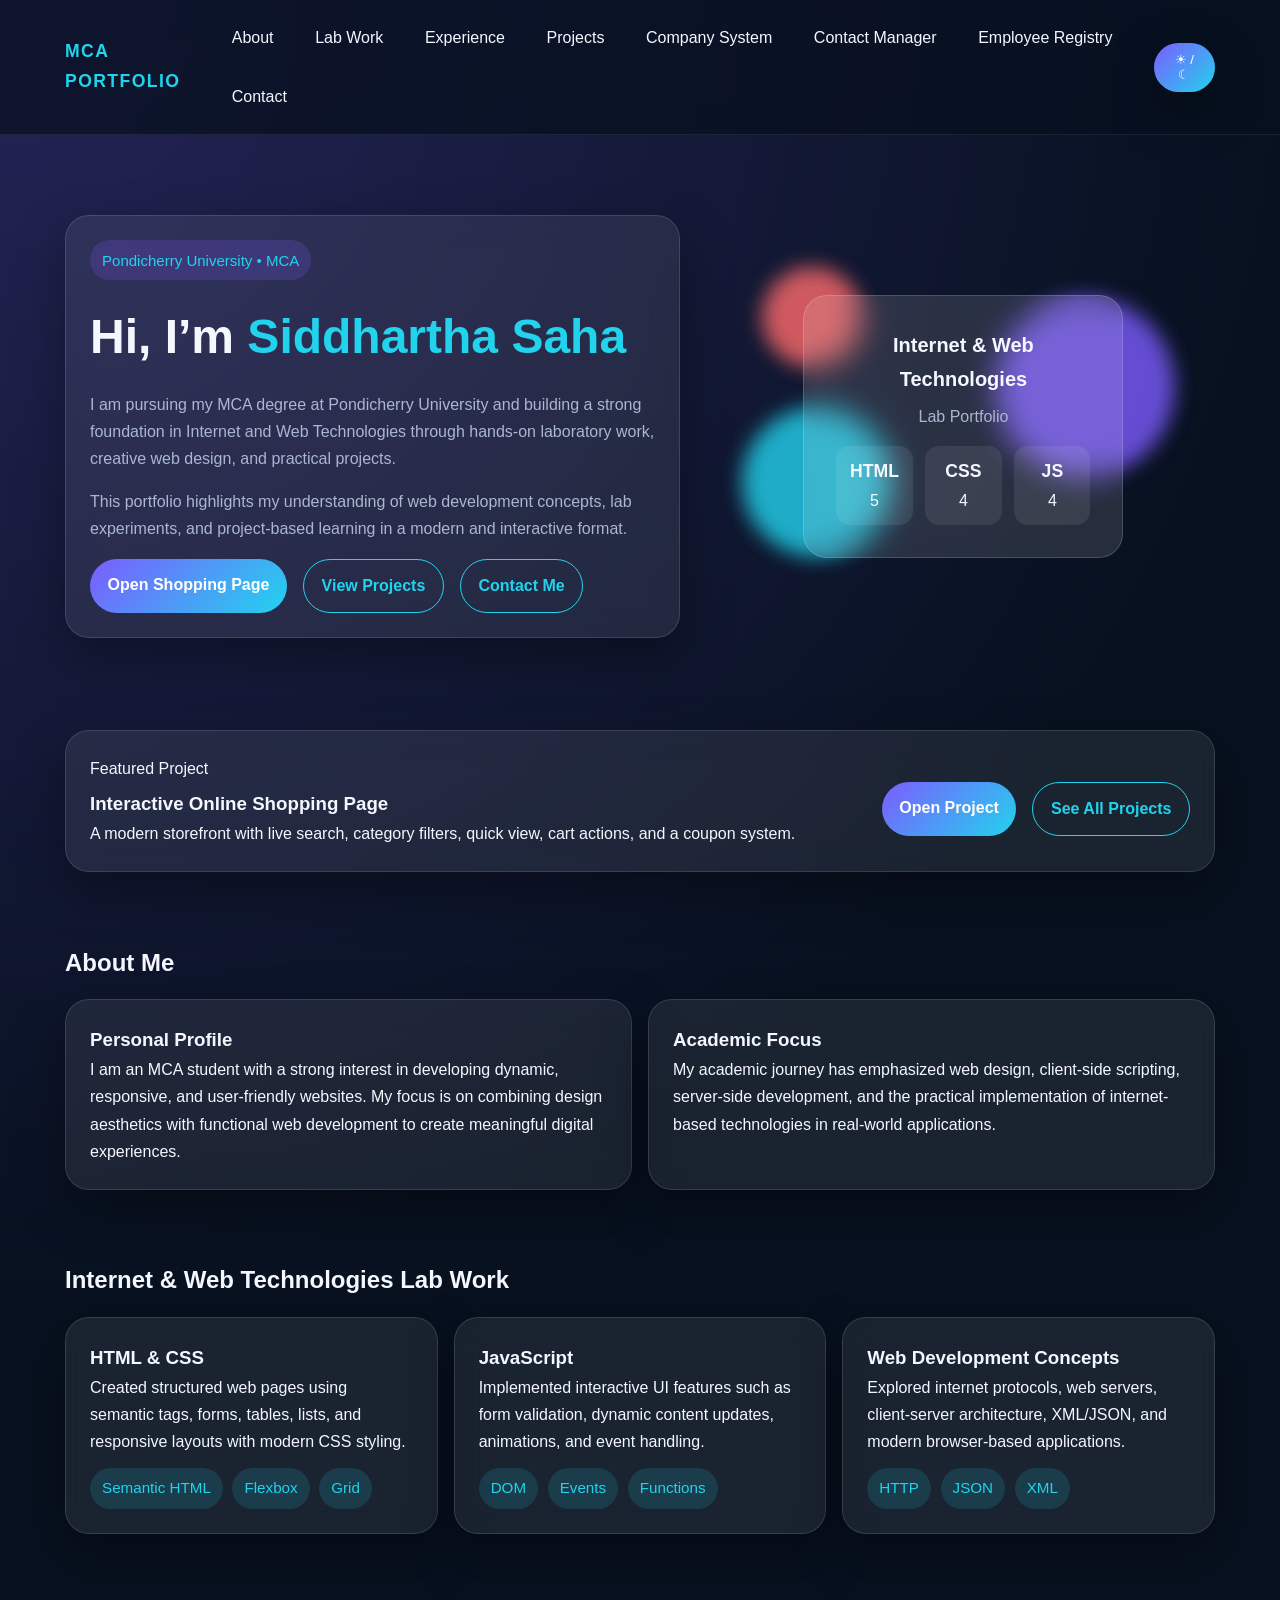
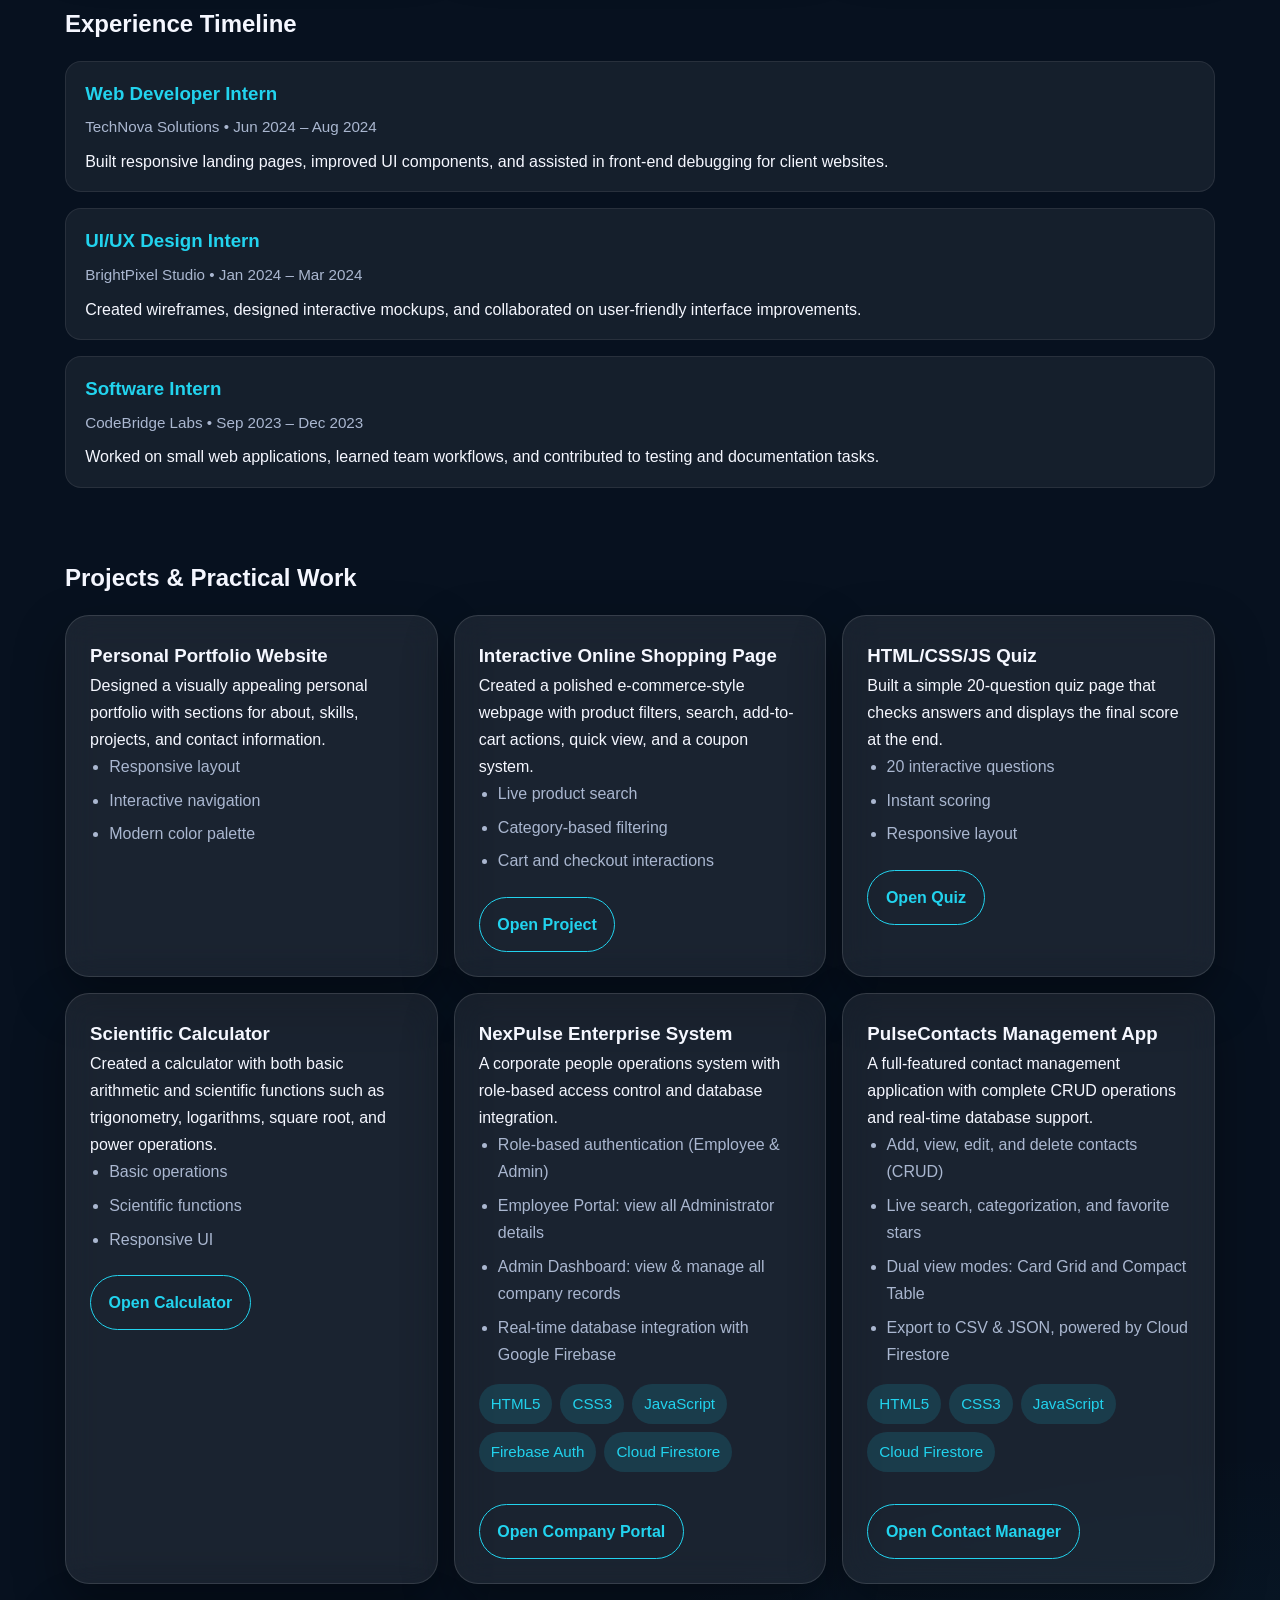
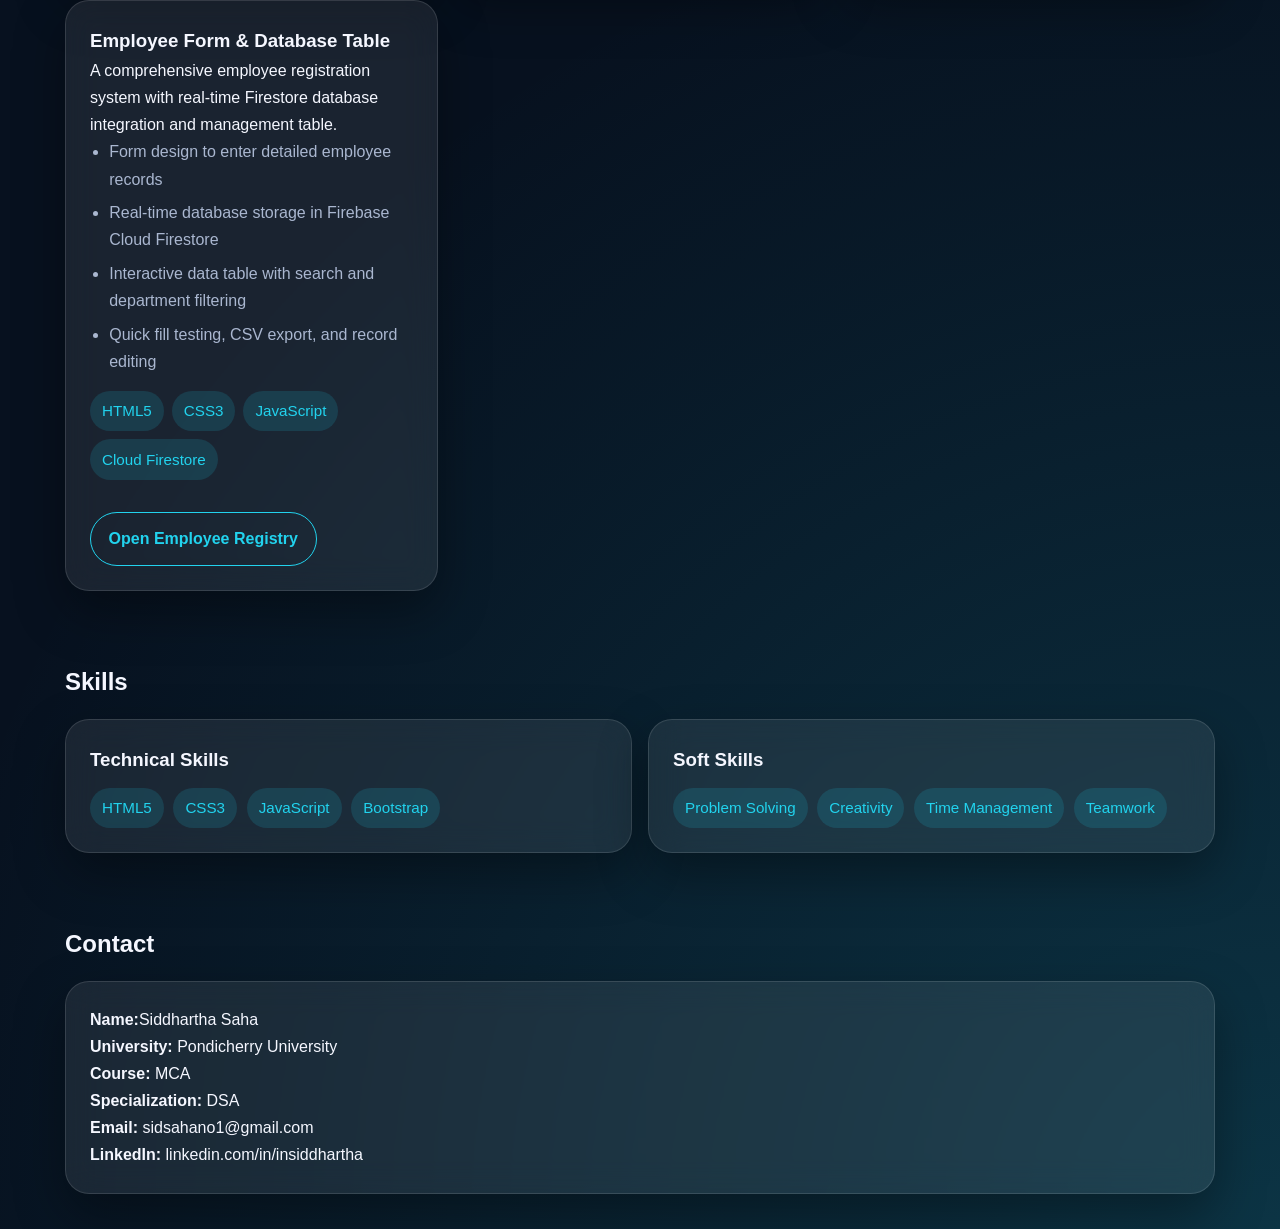
<file: index.html>
<!DOCTYPE html>
<html lang="en">
<head>
  <meta charset="UTF-8" />
  <meta name="viewport" content="width=device-width, initial-scale=1.0" />
  <title>MCA Portfolio | Internet & Web Technologies Lab</title>
  <style>
    :root {
      --bg: #07111f;
      --surface: rgba(255,255,255,0.08);
      --text: #f5f7ff;
      --muted: #aab7d0;
      --primary: #7c5cff;
      --secondary: #22d3ee;
      --accent: #ff6b6b;
      --shadow: 0 20px 50px rgba(0,0,0,0.35);
    }
    .tech-stack {
    display: flex;
    flex-wrap: wrap;
    gap: 0.5rem;
    margin: 0.5rem 0;
}

.pill {
    padding: 0.3rem 0.8rem;
    border-radius: 999px;
    background: rgba(34, 211, 238, 0.14);
    color: var(--secondary);
    font-size: 0.85rem;
}
    body.light {
      --bg: #f4f7ff;
      --surface: rgba(255,255,255,0.75);
      --text: #14213d;
      --muted: #4d5b7a;
      --primary: #5b3df2;
      --secondary: #0891b2;
      --accent: #ff5d8f;
      --shadow: 0 20px 50px rgba(108, 96, 196, 0.18);
    }

    * { box-sizing: border-box; margin: 0; padding: 0; }
    html { scroll-behavior: smooth; }
    body {
      font-family: 'Segoe UI', Tahoma, Geneva, Verdana, sans-serif;
      background: radial-gradient(circle at top left, rgba(124,92,255,0.25), transparent 28%),
                  radial-gradient(circle at bottom right, rgba(34,211,238,0.18), transparent 30%),
                  var(--bg);
      color: var(--text);
      transition: background 0.3s ease, color 0.3s ease;
      line-height: 1.7;
    }

    .container {
      width: min(1150px, 90%);
      margin: 0 auto;
    }

    header {
      position: sticky;
      top: 0;
      backdrop-filter: blur(18px);
      background: rgba(7, 17, 31, 0.75);
      z-index: 100;
      border-bottom: 1px solid rgba(255,255,255,0.08);
    }

    body.light header { background: rgba(244,247,255,0.8); }

    nav {
      display: flex;
      align-items: center;
      justify-content: space-between;
      padding: 1rem 0;
    }

    .brand {
      font-weight: 700;
      font-size: 1.1rem;
      letter-spacing: 0.08em;
      text-transform: uppercase;
      color: var(--secondary);
    }

    .nav-links {
      display: flex;
      gap: 1rem;
      flex-wrap: wrap;
    }

    .nav-links a {
      color: var(--text);
      text-decoration: none;
      padding: 0.5rem 0.8rem;
      border-radius: 999px;
      transition: all 0.25s ease;
    }

    .nav-links a:hover {
      background: var(--surface);
      transform: translateY(-2px);
    }

    .theme-btn {
      border: none;
      padding: 0.6rem 0.9rem;
      border-radius: 999px;
      background: linear-gradient(135deg, var(--primary), var(--secondary));
      color: white;
      cursor: pointer;
      box-shadow: var(--shadow);
    }

    .hero {
      padding: 5rem 0 3rem;
      display: grid;
      grid-template-columns: 1.1fr 0.9fr;
      gap: 2rem;
      align-items: center;
    }

    .hero-card, .card {
      background: var(--surface);
      border: 1px solid rgba(255,255,255,0.12);
      box-shadow: var(--shadow);
      border-radius: 24px;
      padding: 1.5rem;
      backdrop-filter: blur(16px);
    }

    .hero h1 {
      font-size: clamp(2rem, 4vw, 3rem);
      margin-bottom: 0.8rem;
    }

    .hero .tag {
      display: inline-block;
      padding: 0.45rem 0.75rem;
      border-radius: 999px;
      background: rgba(124,92,255,0.2);
      color: var(--secondary);
      margin-bottom: 1rem;
      font-size: 0.94rem;
    }

    .hero p { color: var(--muted); margin-bottom: 1rem; }

    .btn-row {
      display: flex;
      gap: 1rem;
      flex-wrap: wrap;
      margin-top: 1rem;
    }

    .btn {
      text-decoration: none;
      padding: 0.8rem 1.1rem;
      border-radius: 999px;
      font-weight: 600;
      transition: transform 0.25s ease;
      display: inline-block;
    }

    .btn:hover { transform: translateY(-3px); }
    .btn-primary { background: linear-gradient(135deg, var(--primary), var(--secondary)); color: white; }
    .btn-outline { border: 1px solid var(--secondary); color: var(--secondary); }

    .feature-banner {
      display: flex;
      justify-content: space-between;
      align-items: center;
      gap: 1rem;
      flex-wrap: wrap;
      margin-top: 0.5rem;
    }

    .hero-visual {
      position: relative;
      min-height: 360px;
      display: grid;
      place-items: center;
    }

    .orb {
      position: absolute;
      border-radius: 50%;
      filter: blur(10px);
      opacity: 0.8;
      animation: float 6s ease-in-out infinite;
    }

    .orb.one { width: 180px; height: 180px; background: var(--primary); top: 50px; right: 40px; }
    .orb.two { width: 150px; height: 150px; background: var(--secondary); bottom: 50px; left: 30px; animation-delay: 1s; }
    .orb.three { width: 100px; height: 100px; background: var(--accent); top: 20px; left: 50px; animation-delay: 2s; }

    .profile-box {
      position: relative;
      z-index: 2;
      width: 100%;
      max-width: 320px;
      padding: 2rem;
      text-align: center;
      border-radius: 24px;
      background: rgba(255,255,255,0.12);
      border: 1px solid rgba(255,255,255,0.16);
      backdrop-filter: blur(12px);
    }

    .profile-box h3 { font-size: 1.25rem; margin-bottom: 0.4rem; }
    .profile-box p { color: var(--muted); margin-bottom: 0.8rem; }

    .stats {
      display: grid;
      grid-template-columns: repeat(3, 1fr);
      gap: 0.8rem;
      margin-top: 1rem;
    }

    .stat {
      padding: 0.7rem;
      border-radius: 14px;
      background: rgba(255,255,255,0.08);
    }

    .stat strong { display: block; font-size: 1.1rem; }

    section { padding: 2.2rem 0; }
    h2 { margin-bottom: 1rem; font-size: 1.5rem; }

    .grid { display: grid; gap: 1rem; }
    .grid-2 { grid-template-columns: repeat(2, minmax(0, 1fr)); }
    .grid-3 { grid-template-columns: repeat(3, minmax(0, 1fr)); }

    .card:hover {
      transform: translateY(-6px);
      transition: transform 0.3s ease;
    }

    .pill-list {
      display: flex;
      flex-wrap: wrap;
      gap: 0.6rem;
      margin-top: 0.8rem;
    }

    .pill {
      padding: 0.45rem 0.75rem;
      border-radius: 999px;
      background: rgba(34,211,238,0.14);
      color: var(--secondary);
      font-size: 0.95rem;
    }

    .project-list li, .lab-list li {
      margin-left: 1.2rem;
      margin-bottom: 0.4rem;
      color: var(--muted);
    }

    .timeline-item {
      padding-left: 1rem;
      border-left: 2px solid rgba(124,92,255,0.35);
      position: relative;
      margin-bottom: 1rem;
    }

    .timeline-item::before {
      content: '';
      position: absolute;
      left: -7px;
      top: 0.3rem;
      width: 12px;
      height: 12px;
      border-radius: 50%;
      background: var(--secondary);
    }

    .experience-list {
      display: grid;
      gap: 1rem;
    }

    .experience-item {
      padding: 1rem 1.2rem;
      border-radius: 16px;
      background: rgba(255,255,255,0.06);
      border: 1px solid rgba(255,255,255,0.08);
    }

    .experience-item h3 {
      margin-bottom: 0.3rem;
      color: var(--secondary);
    }

    .experience-item .meta {
      color: var(--muted);
      font-size: 0.95rem;
      margin-bottom: 0.5rem;
    }

    footer {
      text-align: center;
      padding: 2rem 0 3rem;
      color: var(--muted);
    }

    @keyframes float {
      0%,100% { transform: translateY(0); }
      50% { transform: translateY(-12px); }
    }

    @media (max-width: 850px) {
      .hero { grid-template-columns: 1fr; }
      .grid-2, .grid-3 { grid-template-columns: 1fr; }
    }
  </style>
</head>
<body>
  <header>
    <div class="container">
      <nav>
        <div class="brand">MCA Portfolio</div>
        <div class="nav-links">
    <a href="#about">About</a>
    <a href="#labs">Lab Work</a>
    <a href="#experience">Experience</a>
    <a href="#projects">Projects</a>
          <a href="company.html">Company System</a>
          <a href="contacts.html">Contact Manager</a>
          <a href="employee.html">Employee Registry</a>
    <a href="#contact">Contact</a>
</div>
        <button class="theme-btn" onclick="toggleTheme()">☀︎ / ☾</button>
      </nav>
    </div>
  </header>

  <main class="container">
    <section class="hero">
      <div class="hero-card">
        <span class="tag">Pondicherry University • MCA</span>
        <h1>Hi, I’m <span style="color:var(--secondary);">Siddhartha Saha</span></h1>
        <p>I am pursuing my MCA degree at Pondicherry University and building a strong foundation in Internet and Web Technologies through hands-on laboratory work, creative web design, and practical projects.</p>
        <p>This portfolio highlights my understanding of web development concepts, lab experiments, and project-based learning in a modern and interactive format.</p>
        <div class="btn-row">
          <a href="online_shopping.html" target="_blank" class="btn btn-primary">Open Shopping Page</a>
          <a href="#projects" class="btn btn-outline">View Projects</a>
          <a href="#contact" class="btn btn-outline">Contact Me</a>
        </div>
      </div>
      <div class="hero-visual">
        <div class="orb one"></div>
        <div class="orb two"></div>
        <div class="orb three"></div>
        <div class="profile-box">
          <h3>Internet & Web Technologies</h3>
          <p>Lab Portfolio</p>
          <div class="stats">
            <div class="stat"><strong>HTML</strong><span>5</span></div>
            <div class="stat"><strong>CSS</strong><span>4</span></div>
            <div class="stat"><strong>JS</strong><span>4</span></div>
          </div>
        </div>
      </div>
    </section>

    <section>
      <div class="card feature-banner">
        <div>
          <span class="tag">Featured Project</span>
          <h3 style="margin-top: 0.4rem;">Interactive Online Shopping Page</h3>
          <p style="margin-bottom: 0;">A modern storefront with live search, category filters, quick view, cart actions, and a coupon system.</p>
        </div>
        <div class="btn-row">
          <a href="online_shopping.html" target="_blank" class="btn btn-primary">Open Project</a>
          <a href="#projects" class="btn btn-outline">See All Projects</a>
        </div>
      </div>
    </section>

    <section id="about">
      <h2>About Me</h2>
      <div class="grid grid-2">
        <div class="card">
          <h3>Personal Profile</h3>
          <p>I am an MCA student with a strong interest in developing dynamic, responsive, and user-friendly websites. My focus is on combining design aesthetics with functional web development to create meaningful digital experiences.</p>
        </div>
        <div class="card">
          <h3>Academic Focus</h3>
          <p>My academic journey has emphasized web design, client-side scripting, server-side development, and the practical implementation of internet-based technologies in real-world applications.</p>
        </div>
      </div>
    </section>

    <section id="labs">
      <h2>Internet & Web Technologies Lab Work</h2>
      <div class="grid grid-3">
        <div class="card">
          <h3>HTML & CSS</h3>
          <p>Created structured web pages using semantic tags, forms, tables, lists, and responsive layouts with modern CSS styling.</p>
          <div class="pill-list">
            <span class="pill">Semantic HTML</span>
            <span class="pill">Flexbox</span>
            <span class="pill">Grid</span>
          </div>
        </div>
        <div class="card">
          <h3>JavaScript</h3>
          <p>Implemented interactive UI features such as form validation, dynamic content updates, animations, and event handling.</p>
          <div class="pill-list">
            <span class="pill">DOM</span>
            <span class="pill">Events</span>
            <span class="pill">Functions</span>
          </div>
        </div>
        <div class="card">
          <h3>Web Development Concepts</h3>
          <p>Explored internet protocols, web servers, client-server architecture, XML/JSON, and modern browser-based applications.</p>
          <div class="pill-list">
            <span class="pill">HTTP</span>
            <span class="pill">JSON</span>
            <span class="pill">XML</span>
          </div>
        </div>
      </div>
    </section>

    <section id="experience">
      <h2>Experience Timeline</h2>
      <div class="experience-list">
        <div class="experience-item">
          <h3>Web Developer Intern</h3>
          <div class="meta">TechNova Solutions • Jun 2024 – Aug 2024</div>
          <p>Built responsive landing pages, improved UI components, and assisted in front-end debugging for client websites.</p>
        </div>
        <div class="experience-item">
          <h3>UI/UX Design Intern</h3>
          <div class="meta">BrightPixel Studio • Jan 2024 – Mar 2024</div>
          <p>Created wireframes, designed interactive mockups, and collaborated on user-friendly interface improvements.</p>
        </div>
        <div class="experience-item">
          <h3>Software Intern</h3>
          <div class="meta">CodeBridge Labs • Sep 2023 – Dec 2023</div>
          <p>Worked on small web applications, learned team workflows, and contributed to testing and documentation tasks.</p>
        </div>
      </div>
    </section>

    <section id="projects">
      <h2>Projects & Practical Work</h2>
      <div class="grid grid-3">
        <div class="card">
          <h3>Personal Portfolio Website</h3>
          <p>Designed a visually appealing personal portfolio with sections for about, skills, projects, and contact information.</p>
          <ul class="project-list">
            <li>Responsive layout</li>
            <li>Interactive navigation</li>
            <li>Modern color palette</li>
          </ul>
        </div>
        <div class="card">
          <h3>Interactive Online Shopping Page</h3>
          <p>Created a polished e-commerce-style webpage with product filters, search, add-to-cart actions, quick view, and a coupon system.</p>
          <ul class="project-list">
            <li>Live product search</li>
            <li>Category-based filtering</li>
            <li>Cart and checkout interactions</li>
          </ul>
          <a href="online_shopping.html" target="_blank" class="btn btn-outline" style="margin-top: 1rem;">Open Project</a>
        </div>
        <div class="card">
          <h3>HTML/CSS/JS Quiz</h3>
          <p>Built a simple 20-question quiz page that checks answers and displays the final score at the end.</p>
          <ul class="project-list">
            <li>20 interactive questions</li>
            <li>Instant scoring</li>
            <li>Responsive layout</li>
          </ul>
          <a href="quiz.html" target="_blank" class="btn btn-outline" style="margin-top: 1rem;">Open Quiz</a>
        </div>
        <div class="card">
          <h3>Scientific Calculator</h3>
          <p>Created a calculator with both basic arithmetic and scientific functions such as trigonometry, logarithms, square root, and power operations.</p>
          <ul class="project-list">
            <li>Basic operations</li>
            <li>Scientific functions</li>
            <li>Responsive UI</li>
          </ul>
          <a href="calculator.html" target="_blank" class="btn btn-outline" style="margin-top: 1rem;">Open Calculator</a>
        </div>
        <div class="card">
    <h3>NexPulse Enterprise System</h3>
    <p>A corporate people operations system with role-based access control and database integration.</p>
    <ul class="project-list">
        <li>Role-based authentication (Employee & Admin)</li>
        <li>Employee Portal: view all Administrator details</li>
        <li>Admin Dashboard: view & manage all company records</li>
        <li>Real-time database integration with Google Firebase</li>
    </ul>
    <div class="tech-stack" style="margin: 1rem 0;">
        <span class="pill">HTML5</span>
        <span class="pill">CSS3</span>
        <span class="pill">JavaScript</span>
        <span class="pill">Firebase Auth</span>
        <span class="pill">Cloud Firestore</span>
    </div>
          <a href="company.html" class="btn btn-outline" style="margin-top: 1rem;">Open Company Portal</a>
</div>
        <div class="card">
    <h3>PulseContacts Management App</h3>
    <p>A full-featured contact management application with complete CRUD operations and real-time database support.</p>
    <ul class="project-list">
        <li>Add, view, edit, and delete contacts (CRUD)</li>
        <li>Live search, categorization, and favorite stars</li>
        <li>Dual view modes: Card Grid and Compact Table</li>
        <li>Export to CSV & JSON, powered by Cloud Firestore</li>
    </ul>
    <div class="tech-stack" style="margin: 1rem 0;">
        <span class="pill">HTML5</span>
        <span class="pill">CSS3</span>
        <span class="pill">JavaScript</span>
        <span class="pill">Cloud Firestore</span>
    </div>
          <a href="contacts.html" class="btn btn-outline" style="margin-top: 1rem;">Open Contact Manager</a>
</div>
        <div class="card">
    <h3>Employee Form & Database Table</h3>
    <p>A comprehensive employee registration system with real-time Firestore database integration and management table.</p>
    <ul class="project-list">
        <li>Form design to enter detailed employee records</li>
        <li>Real-time database storage in Firebase Cloud Firestore</li>
        <li>Interactive data table with search and department filtering</li>
        <li>Quick fill testing, CSV export, and record editing</li>
    </ul>
    <div class="tech-stack" style="margin: 1rem 0;">
        <span class="pill">HTML5</span>
        <span class="pill">CSS3</span>
        <span class="pill">JavaScript</span>
        <span class="pill">Cloud Firestore</span>
    </div>
          <a href="employee.html" class="btn btn-outline" style="margin-top: 1rem;">Open Employee Registry</a>
</div>
      </div>
    </section>

    <section>
      <h2>Skills</h2>
      <div class="grid grid-2">
        <div class="card">
          <h3>Technical Skills</h3>
          <div class="pill-list">
            <span class="pill">HTML5</span>
            <span class="pill">CSS3</span>
            <span class="pill">JavaScript</span>
            <span class="pill">Bootstrap</span>
          </div>
        </div>
        <div class="card">
          <h3>Soft Skills</h3>
          <div class="pill-list">
            <span class="pill">Problem Solving</span>
            <span class="pill">Creativity</span>
            <span class="pill">Time Management</span>
            <span class="pill">Teamwork</span>
          </div>
        </div>
      </div>
    </section>

    <section id="contact">
      <h2>Contact</h2>
      <div class="card">
        <p><strong>Name:</strong>Siddhartha Saha</p>
        <p><strong>University:</strong> Pondicherry University</p>
        <p><strong>Course:</strong> MCA</p>
        <p><strong>Specialization:</strong> DSA</p>
        <p><strong>Email:</strong> sidsahano1@gmail.com</p>
        <p><strong>LinkedIn:</strong> linkedin.com/in/insiddhartha</p>
      </div>
    </section>
  </main>


  <script>
    function toggleTheme() {
      document.body.classList.toggle('light');
    }
  </script>
</body>
</html>
</file>
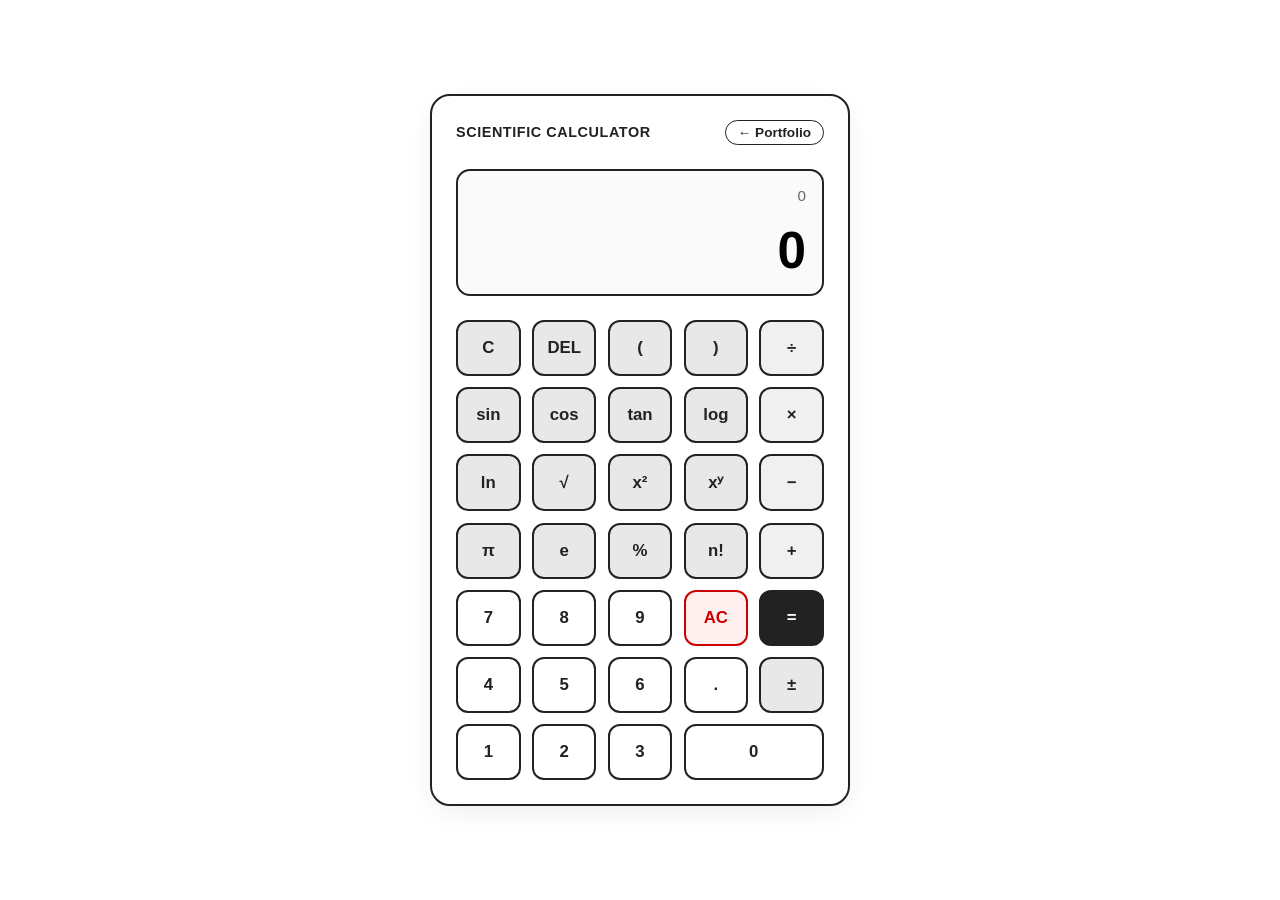
<file: calculator.html>
<!DOCTYPE html>
<html lang="en">
<head>
  <meta charset="UTF-8" />
  <meta name="viewport" content="width=device-width, initial-scale=1.0" />
  <title>Scientific Calculator</title>
  <style>
  /* ─── Reset & Base ─── */
  * {
    box-sizing: border-box;
    margin: 0;
    padding: 0;
  }

  body {
    font-family: 'Segoe UI', Tahoma, Geneva, Verdana, sans-serif;
    background: #ffffff;
    min-height: 100vh;
    display: grid;
    place-items: center;
    padding: 1.2rem;
  }

  .calculator {
    width: min(420px, 100%);
    background: #ffffff;
    border: 2px solid #222;
    border-radius: 20px;
    padding: 1.5rem;
    box-shadow: 0 8px 24px rgba(0, 0, 0, 0.06);
  }

  /* ─── Top Bar ─── */
  .topbar {
    display: flex;
    justify-content: space-between;
    align-items: center;
    margin-bottom: 1.5rem;
  }

  .brand {
    font-size: 0.9rem;
    font-weight: 700;
    letter-spacing: 0.04em;
    text-transform: uppercase;
    color: #222;
  }

  .back-link {
    color: #222;
    text-decoration: none;
    font-weight: 600;
    font-size: 0.85rem;
    border: 1.5px solid #222;
    padding: 0.25rem 0.75rem;
    border-radius: 30px;
    transition: background 0.2s;
  }

  .back-link:hover {
    background: #222;
    color: #fff;
  }

  /* ─── Display ─── */
  .display {
    border: 2px solid #222;
    border-radius: 14px;
    padding: 1rem 1rem 0.8rem;
    margin-bottom: 1.5rem;
    background: #fafafa;
  }

  .expression {
    min-height: 28px;
    font-size: 0.95rem;
    color: #666;
    text-align: right;
    word-break: break-all;
    overflow-wrap: anywhere;
    margin-bottom: 0.3rem;
    font-weight: 400;
  }

  .result {
    min-height: 58px;
    display: flex;
    align-items: center;
    justify-content: flex-end;
    font-size: clamp(2.2rem, 6vw, 3.2rem);
    font-weight: 700;
    line-height: 1.2;
    word-break: break-all;
    overflow-wrap: anywhere;
    color: #000;
  }

  /* ─── Buttons Grid ─── */
  .buttons {
    display: grid;
    grid-template-columns: repeat(5, 1fr);
    gap: 0.7rem;
  }

  button {
    border: 2px solid #222;
    border-radius: 12px;
    padding: 1rem 0.5rem;
    font-size: 1.05rem;
    font-weight: 700;
    cursor: pointer;
    background: #ffffff;
    color: #222;
    transition: none;
    box-shadow: none;
  }

  button:hover {
    background: #ffffff;
    color: #222;
    transform: none;
  }

  button:active {
    transform: none;
  }

  /* ─── Operator Buttons ─── */
  .operator {
    background: #f0f0f0;
  }

  .operator:hover {
    background: #f0f0f0;
    color: #111;
  }

  /* ─── Function Buttons (AC, %, ±) ─── */
  .function {
    background: #e8e8e8;
  }

  .function:hover {
    background: #e8e8e8;
    color: #111;
  }

  /* ─── Equal Button ─── */
  .equal {
    background: #222;
    color: #fff;
  }

  .equal:hover {
    background: #222;
    color: #fff;
  }

  /* ─── Danger / Clear ─── */
  .danger {
    background: #fff0f0;
    border-color: #cc0000;
    color: #cc0000;
  }

  .danger:hover {
    background: #fff0f0;
    color: #cc0000;
    border-color: #cc0000;
  }

  /* ─── Responsive ─── */
  @media (max-width: 500px) {
    .calculator {
      padding: 1rem;
    }
    .buttons {
      grid-template-columns: repeat(4, 1fr);
      gap: 0.6rem;
    }
    .topbar {
      flex-wrap: wrap;
      gap: 0.5rem;
    }
    button {
      padding: 0.9rem 0.3rem;
      font-size: 0.95rem;
    }
  }
</style>
</head>
<body>
  <div class="calculator">
    <div class="topbar">
      <div class="brand">Scientific Calculator</div>
      <a class="back-link" href="index.html">← Portfolio</a>
    </div>

    <div class="display">
      <div class="expression" id="expression">0</div>
      <div class="result" id="result">0</div>
    </div>

    <div class="buttons">
      <button class="function" data-value="C">C</button>
      <button class="function" data-value="DEL">DEL</button>
      <button class="function" data-value="(">(</button>
      <button class="function" data-value=")">)</button>
      <button class="operator" data-value="÷">÷</button>

      <button class="function" data-value="sin(">sin</button>
      <button class="function" data-value="cos(">cos</button>
      <button class="function" data-value="tan(">tan</button>
      <button class="function" data-value="log(">log</button>
      <button class="operator" data-value="×">×</button>

      <button class="function" data-value="ln(">ln</button>
      <button class="function" data-value="√(">√</button>
      <button class="function" data-value="^2">x²</button>
      <button class="function" data-value="^">xʸ</button>
      <button class="operator" data-value="-">−</button>

      <button class="function" data-value="π">π</button>
      <button class="function" data-value="e">e</button>
      <button class="function" data-value="%">%</button>
      <button class="function" data-value="!">n!</button>
      <button class="operator" data-value="+">+</button>

      <button data-value="7">7</button>
      <button data-value="8">8</button>
      <button data-value="9">9</button>
      <button class="danger" data-value="AC">AC</button>
      <button class="equal" data-value="=">=</button>

      <button data-value="4">4</button>
      <button data-value="5">5</button>
      <button data-value="6">6</button>
      <button data-value=".">.</button>
      <button class="function" data-value="±">±</button>

      <button data-value="1">1</button>
      <button data-value="2">2</button>
      <button data-value="3">3</button>
      <button data-value="0" style="grid-column: span 2;">0</button>
    </div>

  </div>

  <script>
    const expressionEl = document.getElementById('expression');
    const resultEl = document.getElementById('result');
    let expression = '';

    function factorial(value) {
      const n = Number(value);
      if (!Number.isInteger(n) || n < 0) return NaN;
      if (n < 2) return 1;
      let total = 1;
      for (let i = 2; i <= n; i++) {
        total *= i;
      }
      return total;
    }

    function formatResult(value) {
      if (value === 'Error' || value === undefined || !Number.isFinite(value)) {
        return 'Error';
      }

      if (Math.abs(value) >= 1e10 || (Math.abs(value) > 0 && Math.abs(value) < 1e-10)) {
        return value.toExponential(6);
      }

      return Number(value.toFixed(10)).toString();
    }

    function evaluateExpression(expr) {
      if (!expr.trim()) return 0;

      let sanitized = expr
        .replace(/×/g, '*')
        .replace(/÷/g, '/')
        .replace(/π/g, 'PI')
        .replace(/\be\b/g, 'E')
        .replace(/\^/g, '**')
        .replace(/%/g, '/100')
        .replace(/(\d+(?:\.\d+)?)!/g, 'fact($1)');

      sanitized = sanitized.replace(/sin\(/g, 'sin(');
      sanitized = sanitized.replace(/cos\(/g, 'cos(');
      sanitized = sanitized.replace(/tan\(/g, 'tan(');
      sanitized = sanitized.replace(/log\(/g, 'log(');
      sanitized = sanitized.replace(/ln\(/g, 'ln(');
      sanitized = sanitized.replace(/√\(/g, 'sqrt(');

      try {
        const fn = new Function(
          'sin', 'cos', 'tan', 'log', 'ln', 'sqrt', 'fact', 'PI', 'E',
          `return (${sanitized});`
        );

        const result = fn(
          (x) => Math.sin((x * Math.PI) / 180),
          (x) => Math.cos((x * Math.PI) / 180),
          (x) => Math.tan((x * Math.PI) / 180),
          (x) => Math.log10(x),
          (x) => Math.log(x),
          (x) => Math.sqrt(x),
          factorial,
          Math.PI,
          Math.E
        );

        return Number.isFinite(result) ? result : 'Error';
      } catch {
        return 'Error';
      }
    }

    function updateDisplay() {
      const currentExpr = expression || '0';
      expressionEl.textContent = currentExpr;

      if (!expression) {
        resultEl.textContent = '0';
        return;
      }

      const result = evaluateExpression(expression);
      resultEl.textContent = result === 'Error' ? 'Error' : formatResult(result);
    }

    function appendValue(value) {
      if (value === 'AC' || value === 'C') {
        expression = '';
        updateDisplay();
        return;
      }

      if (value === 'DEL') {
        expression = expression.slice(0, -1);
        updateDisplay();
        return;
      }

      if (value === '=') {
        const finalValue = evaluateExpression(expression);
        expression = finalValue === 'Error' ? 'Error' : formatResult(finalValue);
        updateDisplay();
        return;
      }

      if (value === '±') {
        if (!expression) {
          expression = '-';
        } else {
          expression = `(-(${expression}))`;
        }
        updateDisplay();
        return;
      }

      if (value === 'π' || value === 'e') {
        expression += value;
        updateDisplay();
        return;
      }
      if (value === '^2') {
        expression += '^2';
        updateDisplay();
        return;
      }

      expression += value;
      updateDisplay();
    }

    document.querySelectorAll('button').forEach((button) => {
      button.addEventListener('click', () => {
        appendValue(button.dataset.value);
      });
    });

    updateDisplay();
  </script>
</body>
</html>
</file>
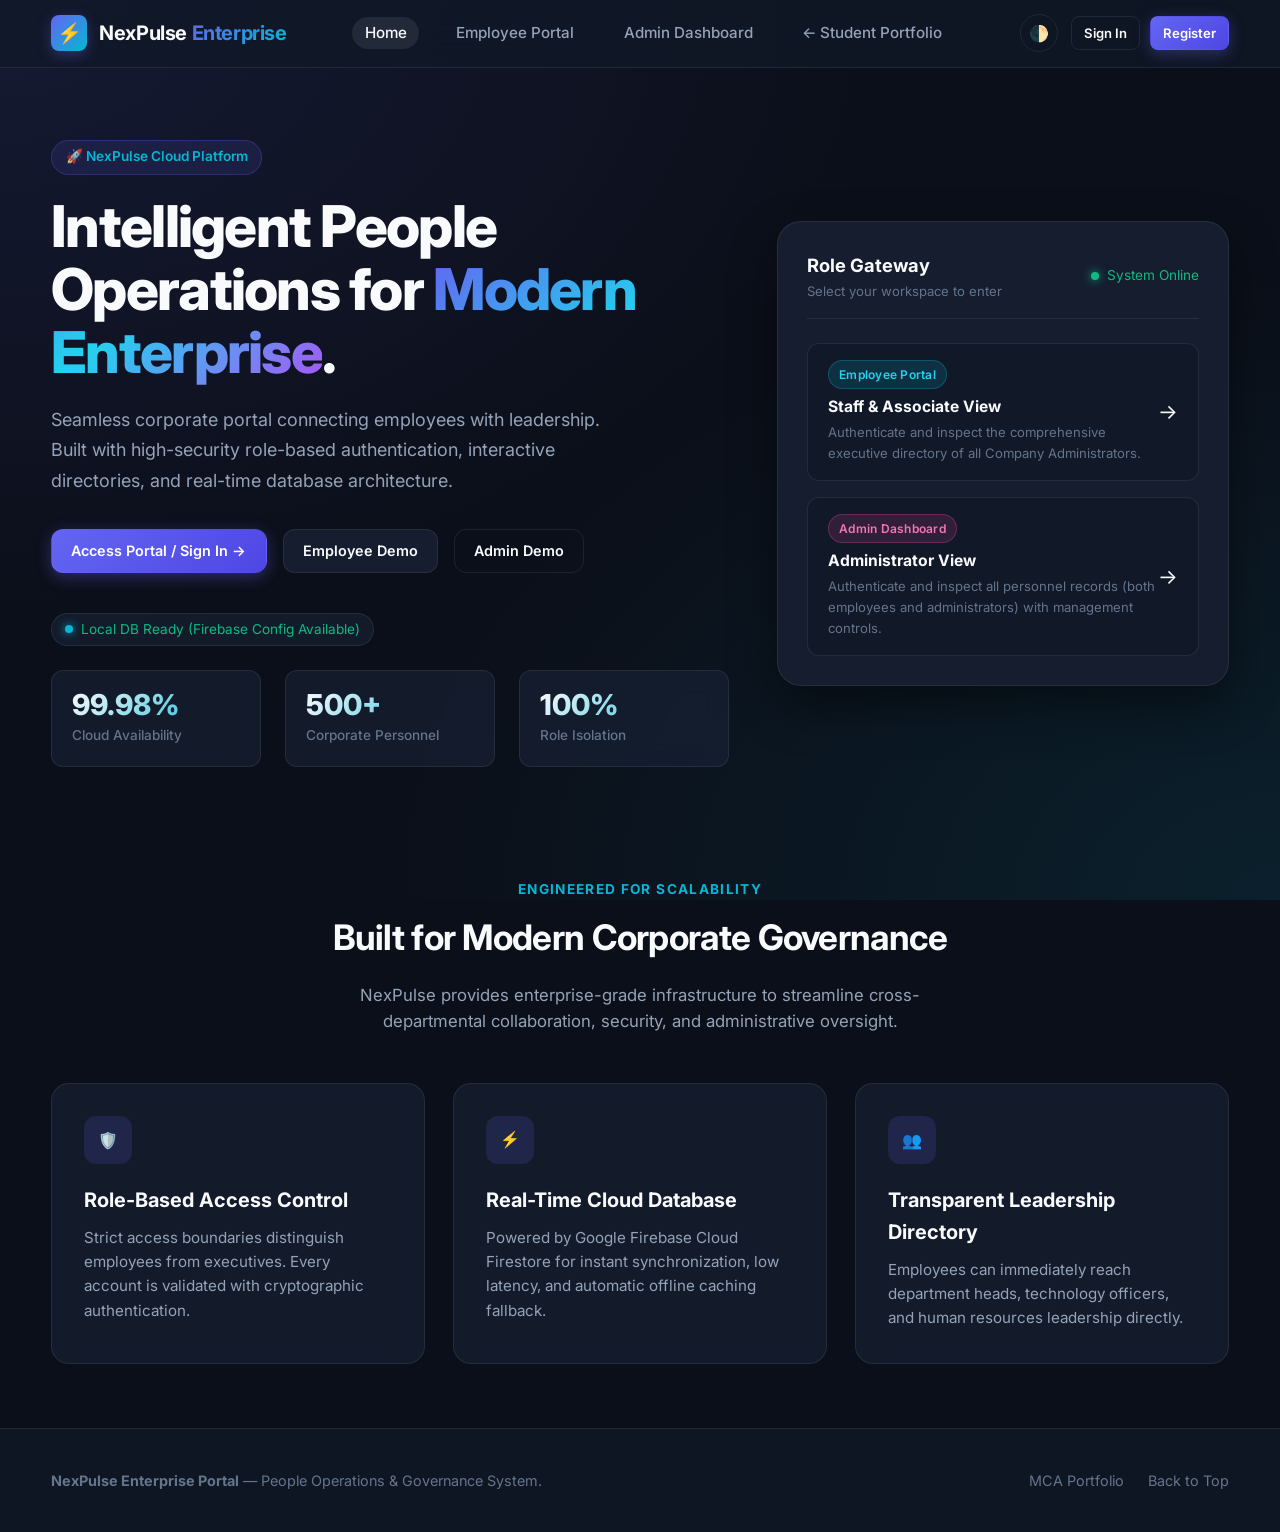
<file: company.html>
<!DOCTYPE html>
<html lang="en">
<head>
  <meta charset="UTF-8" />
  <meta name="viewport" content="width=device-width, initial-scale=1.0" />
  <title>NexPulse Enterprise | Corporate Portal & Role-Based Management System</title>
  <meta name="description" content="Modern enterprise company portal featuring role-based authentication and directories for employees and administrators with Firebase." />

  <!-- Google Font: Inter -->
  <link rel="preconnect" href="https://fonts.googleapis.com" />
  <link rel="preconnect" href="https://fonts.gstatic.com" crossorigin />
  <link href="https://fonts.googleapis.com/css2?family=Inter:wght@400;500;600;700;800&display=swap" rel="stylesheet" />

  <!-- Stylesheet -->
  <link rel="stylesheet" href="company.css" />
</head>
<body>

  <!-- ========================================================================
       Top Navigation Header
       ======================================================================== -->
  <header class="site-header">
    <div class="container">
      <nav class="navbar" aria-label="Main Navigation">
        <a href="#home" class="brand-logo" id="brand-logo-link" onclick="window.location.reload()">
          <div class="logo-icon" aria-hidden="true">⚡</div>
          <div class="brand-text">NexPulse <span>Enterprise</span></div>
        </a>

        <ul class="nav-menu">
          <li><a href="#home" class="nav-link active" data-view="home" id="nav-home-link">Home</a></li>
          <li><a href="#employee" class="nav-link" data-view="employee" id="nav-emp-link">Employee Portal</a></li>
          <li><a href="#admin" class="nav-link" data-view="admin" id="nav-admin-link">Admin Dashboard</a></li>
          <li><a href="index.html" class="nav-link" id="nav-portfolio-link">← Student Portfolio</a></li>
        </ul>

        <div class="nav-actions">
          <!-- Theme Toggle -->
          <button type="button" class="theme-toggle-btn" id="theme-toggle" title="Toggle Dark/Light Mode" aria-label="Toggle Theme">
            🌓
          </button>

          <!-- Guest Actions -->
          <div id="header-guest-actions" style="display: flex; gap: 0.6rem;">
            <button type="button" class="btn btn-outline btn-sm" id="nav-login-btn">Sign In</button>
            <button type="button" class="btn btn-primary btn-sm" id="nav-register-btn">Register</button>
          </div>

          <!-- Logged In User Pill -->
          <div id="header-user-actions" style="display: none; align-items: center; gap: 0.8rem;">
            <div class="user-pill">
              <div class="user-avatar-sm" id="header-user-avatar">AD</div>
              <div class="user-pill-info">
                <span class="user-pill-name" id="header-user-name">User Name</span>
                <span class="user-pill-role badge badge-admin" id="header-user-role">ADMIN</span>
              </div>
            </div>
            <button type="button" class="btn btn-secondary btn-sm logout-trigger" id="header-logout-btn" title="Sign out">
              Sign Out
            </button>
          </div>
        </div>
      </nav>
    </div>
  </header>

  <!-- ========================================================================
       MAIN APPLICATION VIEWS CONTAINER
       ======================================================================== -->
  <main id="app-main">

    <!-- ======================================================================
         VIEW 1: HOMEPAGE (Corporate Landing & Quick Portal)
         ====================================================================== -->
    <div id="home-view">
      <!-- Hero Section -->
      <section class="hero-section">
        <div class="container">
          <div class="hero-content">
            <div>
              <div class="hero-tag">
                <span>🚀 NexPulse Cloud Platform</span>
              </div>
              <h1 class="hero-title">
                Intelligent People Operations for <span class="gradient-text">Modern Enterprise</span>.
              </h1>
              <p class="hero-description">
                Seamless corporate portal connecting employees with leadership. Built with high-security role-based authentication, interactive directories, and real-time database architecture.
              </p>

              <div class="hero-cta">
                <button type="button" class="btn btn-primary" id="hero-open-portal-btn">
                  Access Portal / Sign In →
                </button>
                <button type="button" class="btn btn-secondary" id="hero-emp-demo-btn">
                  Employee Demo
                </button>
                <button type="button" class="btn btn-outline" id="hero-adm-demo-btn">
                  Admin Demo
                </button>
              </div>

              <!-- Live Database Status -->
              <div style="display: flex; align-items: center; gap: 0.5rem; font-size: 0.85rem; color: var(--text-muted); margin-bottom: 1.5rem;">
                <span id="db-status-pill" class="preview-status" style="padding: 0.3rem 0.8rem; background: var(--surface-card); border-radius: var(--radius-full); border: 1px solid var(--border);">
                  <span class="pulse-dot"></span> Checking Database...
                </span>
              </div>

              <!-- Stats Highlights -->
              <div class="stats-grid">
                <div class="stat-card">
                  <div class="stat-value">99.98%</div>
                  <div class="stat-label">Cloud Availability</div>
                </div>
                <div class="stat-card">
                  <div class="stat-value">500+</div>
                  <div class="stat-label">Corporate Personnel</div>
                </div>
                <div class="stat-card">
                  <div class="stat-value">100%</div>
                  <div class="stat-label">Role Isolation</div>
                </div>
              </div>
            </div>

            <!-- Hero Graphic / Portal Gateway Card -->
            <div class="hero-graphic">
              <div class="preview-card">
                <div class="preview-header">
                  <div>
                    <h3 style="font-size: 1.15rem; font-weight: 700;">Role Gateway</h3>
                    <p style="font-size: 0.82rem; color: var(--text-muted);">Select your workspace to enter</p>
                  </div>
                  <div class="preview-status">
                    <span class="pulse-dot"></span> System Online
                  </div>
                </div>

                <div class="quick-portal-box">
                  <button type="button" class="portal-option-btn" id="gateway-emp-btn" onclick="document.getElementById('hero-emp-demo-btn').click()">
                    <div class="portal-option-info">
                      <span class="badge badge-employee" style="margin-bottom: 0.3rem;">Employee Portal</span>
                      <h4>Staff & Associate View</h4>
                      <p>Authenticate and inspect the comprehensive executive directory of all Company Administrators.</p>
                    </div>
                    <span style="font-size: 1.3rem;">→</span>
                  </button>

                  <button type="button" class="portal-option-btn" id="gateway-adm-btn" onclick="document.getElementById('hero-adm-demo-btn').click()">
                    <div class="portal-option-info">
                      <span class="badge badge-admin" style="margin-bottom: 0.3rem;">Admin Dashboard</span>
                      <h4>Administrator View</h4>
                      <p>Authenticate and inspect all personnel records (both employees and administrators) with management controls.</p>
                    </div>
                    <span style="font-size: 1.3rem;">→</span>
                  </button>
                </div>
              </div>
            </div>
          </div>
        </div>
      </section>

      <!-- Company Features / About Section -->
      <section class="section" id="company-solutions">
        <div class="container">
          <div class="section-header">
            <div class="section-subtitle">Engineered for Scalability</div>
            <h2 class="section-title">Built for Modern Corporate Governance</h2>
            <p class="section-lead">NexPulse provides enterprise-grade infrastructure to streamline cross-departmental collaboration, security, and administrative oversight.</p>
          </div>

          <div class="features-grid">
            <article class="feature-card">
              <div class="feature-icon-wrapper">🛡️</div>
              <h3>Role-Based Access Control</h3>
              <p>Strict access boundaries distinguish employees from executives. Every account is validated with cryptographic authentication.</p>
            </article>

            <article class="feature-card">
              <div class="feature-icon-wrapper">⚡</div>
              <h3>Real-Time Cloud Database</h3>
              <p>Powered by Google Firebase Cloud Firestore for instant synchronization, low latency, and automatic offline caching fallback.</p>
            </article>

            <article class="feature-card">
              <div class="feature-icon-wrapper">👥</div>
              <h3>Transparent Leadership Directory</h3>
              <p>Employees can immediately reach department heads, technology officers, and human resources leadership directly.</p>
            </article>
          </div>
        </div>
      </section>
    </div>

    <!-- ======================================================================
         VIEW 2: EMPLOYEE DASHBOARD
         (Condition: Emp login -> Authenticate and view ALL Admin details)
         ====================================================================== -->
    <div id="employee-view" class="dashboard-view" style="display: none;">
      <div class="container">
        <!-- Banner -->
        <div class="dashboard-banner">
          <div class="dashboard-user-meta">
            <div class="dashboard-avatar" id="emp-profile-avatar">AR</div>
            <div class="dashboard-welcome">
              <span class="badge badge-employee" style="margin-bottom: 0.4rem;">Employee Verified</span>
              <h1>Welcome, <span id="emp-profile-name">Alex Rivera</span></h1>
              <p id="emp-profile-dept">Engineering • Senior Cloud Engineer</p>
              <p style="font-size: 0.8rem; color: var(--text-muted); margin-top: 0.2rem;">
                Employee Badge: <strong id="emp-profile-id" style="color: var(--secondary);">EMP-2041</strong>
              </p>
            </div>
          </div>

          <div class="dashboard-header-actions">
            <button type="button" class="btn btn-secondary btn-sm" onclick="window.print()">
              🖨️ Print Directory
            </button>
            <button type="button" class="btn btn-danger btn-sm logout-trigger">
              Sign Out
            </button>
          </div>
        </div>

        <!-- Role Requirement Callout -->
        <div class="condition-alert">
          <span style="font-size: 1.4rem;">ℹ️</span>
          <div>
            <strong>Requirement Satisfied:</strong> You are authenticated as an <strong>Employee</strong>. Per company policy, your portal provides full access to view <strong>All Administrator Details</strong> below, including official emails, contact phones, office towers, and assigned responsibilities.
          </div>
        </div>

        <!-- Controls -->
        <div class="directory-controls-bar">
          <div>
            <h2 style="font-size: 1.5rem; font-weight: 700;">Company Administrator Directory</h2>
            <p id="employee-admin-count" style="font-size: 0.88rem; color: var(--text-muted);">
              Loading administrator records...
            </p>
          </div>

          <div class="search-box">
            <span class="search-icon">🔍</span>
            <input type="text" id="emp-admin-search" class="search-input" placeholder="Search administrators by name, department, or office..." />
          </div>
        </div>

        <!-- Grid of Admins -->
        <div id="employee-admins-grid" class="personnel-grid">
          <!-- Populated dynamically by app.js -->
        </div>
      </div>
    </div>

    <!-- ======================================================================
         VIEW 3: ADMIN DASHBOARD
         (Condition: Admin login -> Authenticate and view ALL details)
         ====================================================================== -->
    <div id="admin-view" class="dashboard-view" style="display: none;">
      <div class="container">
        <!-- Banner -->
        <div class="dashboard-banner">
          <div class="dashboard-user-meta">
            <div class="dashboard-avatar" style="background: var(--admin-badge);" id="admin-profile-avatar">NA</div>
            <div class="dashboard-welcome">
              <span class="badge badge-admin" style="margin-bottom: 0.4rem;">Company Administrator</span>
              <h1>Welcome, <span id="admin-profile-name">NexPulse Administrator</span></h1>
              <p id="admin-profile-dept">System Administrator • Executive Office</p>
            </div>
          </div>

          <div class="dashboard-header-actions">
            <button type="button" class="btn btn-primary btn-sm" id="admin-add-personnel-btn">
              + Add New Personnel
            </button>
            <button type="button" class="btn btn-danger btn-sm logout-trigger">
              Sign Out
            </button>
          </div>
        </div>

        <!-- Role Requirement Callout -->
        <div class="condition-alert" style="border-left-color: #ec4899; background: rgba(236, 72, 153, 0.08);">
          <span style="font-size: 1.4rem;">⚡</span>
          <div>
            <strong>Requirement Satisfied:</strong> You are authenticated as an <strong>Administrator</strong>. You have full executive permissions to <strong>View All Details</strong> across the company (Employees and Administrators), perform real-time searches, filter by department or role, and manage personnel records in the database.
          </div>
        </div>

        <!-- KPI Metrics Grid -->
        <div class="kpi-grid">
          <div class="kpi-card">
            <div class="kpi-icon primary">👥</div>
            <div class="kpi-meta">
              <h3 id="kpi-total">0</h3>
              <p>Total Personnel</p>
            </div>
          </div>

          <div class="kpi-card">
            <div class="kpi-icon cyan">💼</div>
            <div class="kpi-meta">
              <h3 id="kpi-employees">0</h3>
              <p>Active Employees</p>
            </div>
          </div>

          <div class="kpi-card">
            <div class="kpi-icon pink">🛡️</div>
            <div class="kpi-meta">
              <h3 id="kpi-admins">0</h3>
              <p>Administrators</p>
            </div>
          </div>

          <div class="kpi-card">
            <div class="kpi-icon emerald">🏢</div>
            <div class="kpi-meta">
              <h3 id="kpi-depts">0</h3>
              <p>Departments</p>
            </div>
          </div>
        </div>

        <!-- Controls Bar -->
        <div class="directory-controls-bar">
          <div class="search-box">
            <span class="search-icon">🔍</span>
            <input type="text" id="admin-search-input" class="search-input" placeholder="Search across all records by name, email, phone, or designation..." />
          </div>

          <div class="filter-actions">
            <!-- Role Filter -->
            <select id="admin-role-filter" class="filter-select" aria-label="Filter by Role">
              <option value="all">All Roles</option>
              <option value="employee">Employees Only</option>
              <option value="admin">Administrators Only</option>
            </select>

            <!-- Department Filter -->
            <select id="admin-dept-filter" class="filter-select" aria-label="Filter by Department">
              <option value="all">All Departments</option>
              <option value="Engineering">Engineering</option>
              <option value="Engineering & Leadership">Engineering & Leadership</option>
              <option value="Human Resources">Human Resources</option>
              <option value="Operations & Strategy">Operations & Strategy</option>
              <option value="Product & Design">Product & Design</option>
              <option value="Finance">Finance</option>
            </select>

            <!-- View Toggle -->
            <div style="display: flex; gap: 0.2rem; background: var(--surface-card); padding: 0.2rem; border-radius: var(--radius-sm); border: 1px solid var(--border);">
              <button type="button" class="btn btn-outline btn-sm active" id="view-table-btn" title="Table View">📑 Table</button>
              <button type="button" class="btn btn-outline btn-sm" id="view-cards-btn" title="Card View">🗂️ Cards</button>
            </div>

            <span id="admin-results-count" class="badge" style="background: var(--surface-card); border: 1px solid var(--border); color: var(--text-secondary);">
              Loading...
            </span>
          </div>
        </div>

        <!-- Detailed Table View -->
        <div id="admin-table-container" class="table-responsive">
          <table class="data-table" aria-label="Complete Company Directory">
            <thead>
              <tr>
                <th>Personnel</th>
                <th>Role</th>
                <th>Department</th>
                <th>Work Email</th>
                <th>Phone</th>
                <th>Status</th>
                <th>Action</th>
              </tr>
            </thead>
            <tbody id="admin-table-body">
              <!-- Rendered dynamically by app.js -->
            </tbody>
          </table>
        </div>

        <!-- Detailed Card View (Alternative layout) -->
        <div id="admin-cards-container" class="personnel-grid" style="display: none; margin-top: 1rem;">
          <!-- Rendered dynamically by app.js -->
        </div>
      </div>
    </div>

  </main>

  <!-- ========================================================================
       MODAL 1: AUTHENTICATION (Sign In & Registration)
       ======================================================================== -->
  <div class="modal-overlay" id="auth-modal" role="dialog" aria-modal="true" aria-labelledby="auth-modal-title">
    <div class="modal-card">
      <button type="button" class="modal-close-btn" id="auth-modal-close-btn" aria-label="Close modal">✕</button>

      <div class="modal-tabs">
        <button type="button" class="tab-btn active" id="tab-login-btn">Sign In</button>
        <button type="button" class="tab-btn" id="tab-register-btn">Register New Account</button>
      </div>

      <!-- ================= SIGN IN FORM ================= -->
      <form id="login-form" autocomplete="on">
        <h2 id="auth-modal-title" style="font-size: 1.4rem; font-weight: 700; margin-bottom: 0.4rem;">Sign in to NexPulse</h2>
        <p style="font-size: 0.88rem; color: var(--text-muted); margin-bottom: 1.5rem;">Enter your work credentials to access your portal.</p>

        <div class="form-group">
          <label class="form-label" for="login-email">Work Email Address</label>
          <input type="email" id="login-email" class="form-control" placeholder="name@nexpulse.com" autocomplete="username" required />
        </div>

        <div class="form-group">
          <label class="form-label" for="login-password">Password</label>
          <div class="input-wrapper">
            <input type="password" id="login-password" class="form-control" placeholder="••••••••" autocomplete="current-password" required />
            <button type="button" class="password-toggle-btn" data-target="login-password" title="Show/Hide password">👁</button>
          </div>
        </div>

        <button type="submit" class="btn btn-primary" style="width: 100%; margin-top: 0.5rem;" id="login-submit-btn">
          Sign In to Portal
        </button>

        <!-- Quick 1-Click Demo Testing Box -->
        <div class="demo-login-box">
          <div class="demo-title">⚡ 1-Click Instant Test Credentials</div>
          <div class="demo-buttons-row">
            <button type="button" class="btn btn-secondary btn-sm" id="quick-employee-demo-btn" title="Sign in as test employee">
              👔 Employee Demo
            </button>
            <button type="button" class="btn btn-secondary btn-sm" id="quick-admin-demo-btn" title="Sign in as test admin">
              🛡️ Admin Demo
            </button>
          </div>
        </div>
      </form>

      <!-- ================= REGISTRATION FORM ================= -->
      <form id="register-form" style="display: none;" autocomplete="on">
        <h2 style="font-size: 1.4rem; font-weight: 700; margin-bottom: 0.4rem;">Create Account</h2>
        <p style="font-size: 0.88rem; color: var(--text-muted); margin-bottom: 1.5rem;">Register a new Employee or Administrator profile.</p>

        <div class="form-group">
          <label class="form-label" for="reg-name">Full Name</label>
          <input type="text" id="reg-name" class="form-control" placeholder="Jane Doe" required autocomplete="name" />
        </div>

        <div class="form-group">
          <label class="form-label" for="reg-email">Work Email</label>
          <input type="email" id="reg-email" class="form-control" placeholder="jane.doe@nexpulse.com" required autocomplete="username" />
        </div>

        <div class="form-group">
          <label class="form-label" for="reg-password">Password</label>
          <div class="input-wrapper">
            <input type="password" id="reg-password" class="form-control" placeholder="Min. 6 characters" minlength="6" required autocomplete="new-password" />
            <button type="button" class="password-toggle-btn" data-target="reg-password" title="Show/Hide password">👁</button>
          </div>
        </div>

        <!-- Role Selector -->
        <div class="form-group">
          <label class="form-label">Account Role</label>
          <div class="role-selector">
            <label class="role-radio-label">
              <input type="radio" name="reg-role" value="employee" checked />
              <div class="role-box">
                <span class="role-title">Employee</span>
                <span class="role-desc">View admin details</span>
              </div>
            </label>

            <label class="role-radio-label">
              <input type="radio" name="reg-role" value="admin" />
              <div class="role-box">
                <span class="role-title">Administrator</span>
                <span class="role-desc">View all details</span>
              </div>
            </label>
          </div>
        </div>

        <div class="form-group">
          <label class="form-label" for="reg-department">Department</label>
          <select id="reg-department" class="form-control">
            <option value="Engineering">Engineering</option>
            <option value="Product & Design">Product & Design</option>
            <option value="Human Resources">Human Resources</option>
            <option value="Finance">Finance</option>
            <option value="Operations & Strategy">Operations & Strategy</option>
          </select>
        </div>

        <div class="form-group">
          <label class="form-label" for="reg-designation">Designation / Title</label>
          <input type="text" id="reg-designation" class="form-control" placeholder="e.g. Software Engineer / Team Lead" />
        </div>

        <div class="form-group">
          <label class="form-label" for="reg-phone">Contact Phone</label>
          <input type="tel" id="reg-phone" class="form-control" placeholder="+1 (555) 000-0000" inputmode="tel" />
        </div>

        <button type="submit" class="btn btn-primary" style="width: 100%; margin-top: 0.5rem;" id="reg-submit-btn">
          Create Account & Save
        </button>
      </form>
    </div>
  </div>

  <!-- ========================================================================
       MODAL 2: ADMIN - ADD PERSONNEL RECORD
       ======================================================================== -->
  <div class="modal-overlay" id="add-personnel-modal" role="dialog" aria-modal="true" aria-labelledby="add-modal-title">
    <div class="modal-card">
      <button type="button" class="modal-close-btn" id="add-personnel-close-btn" aria-label="Close modal">✕</button>

      <h2 id="add-modal-title" style="font-size: 1.3rem; font-weight: 700; margin-bottom: 0.4rem;">Add Personnel Record</h2>
      <p style="font-size: 0.85rem; color: var(--text-muted); margin-bottom: 1.25rem;">Add a new employee or administrator directly to the database.</p>

      <form id="add-personnel-form">
        <div class="form-group">
          <label class="form-label" for="add-name">Full Name</label>
          <input type="text" id="add-name" class="form-control" placeholder="Full name" required />
        </div>

        <div class="form-group">
          <label class="form-label" for="add-email">Work Email</label>
          <input type="email" id="add-email" class="form-control" placeholder="email@nexpulse.com" required />
        </div>

        <div class="form-group">
          <label class="form-label" for="add-role">Role</label>
          <select id="add-role" class="form-control">
            <option value="employee">Employee</option>
            <option value="admin">Administrator</option>
          </select>
        </div>

        <div class="form-group">
          <label class="form-label" for="add-department">Department</label>
          <select id="add-department" class="form-control">
            <option value="Engineering">Engineering</option>
            <option value="Product & Design">Product & Design</option>
            <option value="Human Resources">Human Resources</option>
            <option value="Finance">Finance</option>
            <option value="Operations & Strategy">Operations & Strategy</option>
          </select>
        </div>

        <div class="form-group">
          <label class="form-label" for="add-designation">Designation</label>
          <input type="text" id="add-designation" class="form-control" placeholder="e.g. Security Specialist" />
        </div>

        <div class="form-group">
          <label class="form-label" for="add-phone">Phone Number</label>
          <input type="tel" id="add-phone" class="form-control" placeholder="+1 (555) 000-0000" />
        </div>

        <button type="submit" class="btn btn-primary" style="width: 100%; margin-top: 0.5rem;">
          Save to Database
        </button>
      </form>
    </div>
  </div>

  <!-- ========================================================================
       Toast Notification Center
       ======================================================================== -->
  <div class="toast-container" id="toast-container" aria-live="polite"></div>

  <!-- ========================================================================
       Footer
       ======================================================================== -->
  <footer class="site-footer">
    <div class="container">
      <div class="footer-content">
        <div>
          <strong>NexPulse Enterprise Portal</strong> — People Operations & Governance System.
        </div>
        <div class="footer-links">
          <a href="index.html">MCA Portfolio</a>
          <a href="#home">Back to Top</a>
        </div>
      </div>
    </div>
  </footer>

  <!-- Application Logic Module -->
  <script type="module" src="app.js"></script>
</body>
</html>
</file>
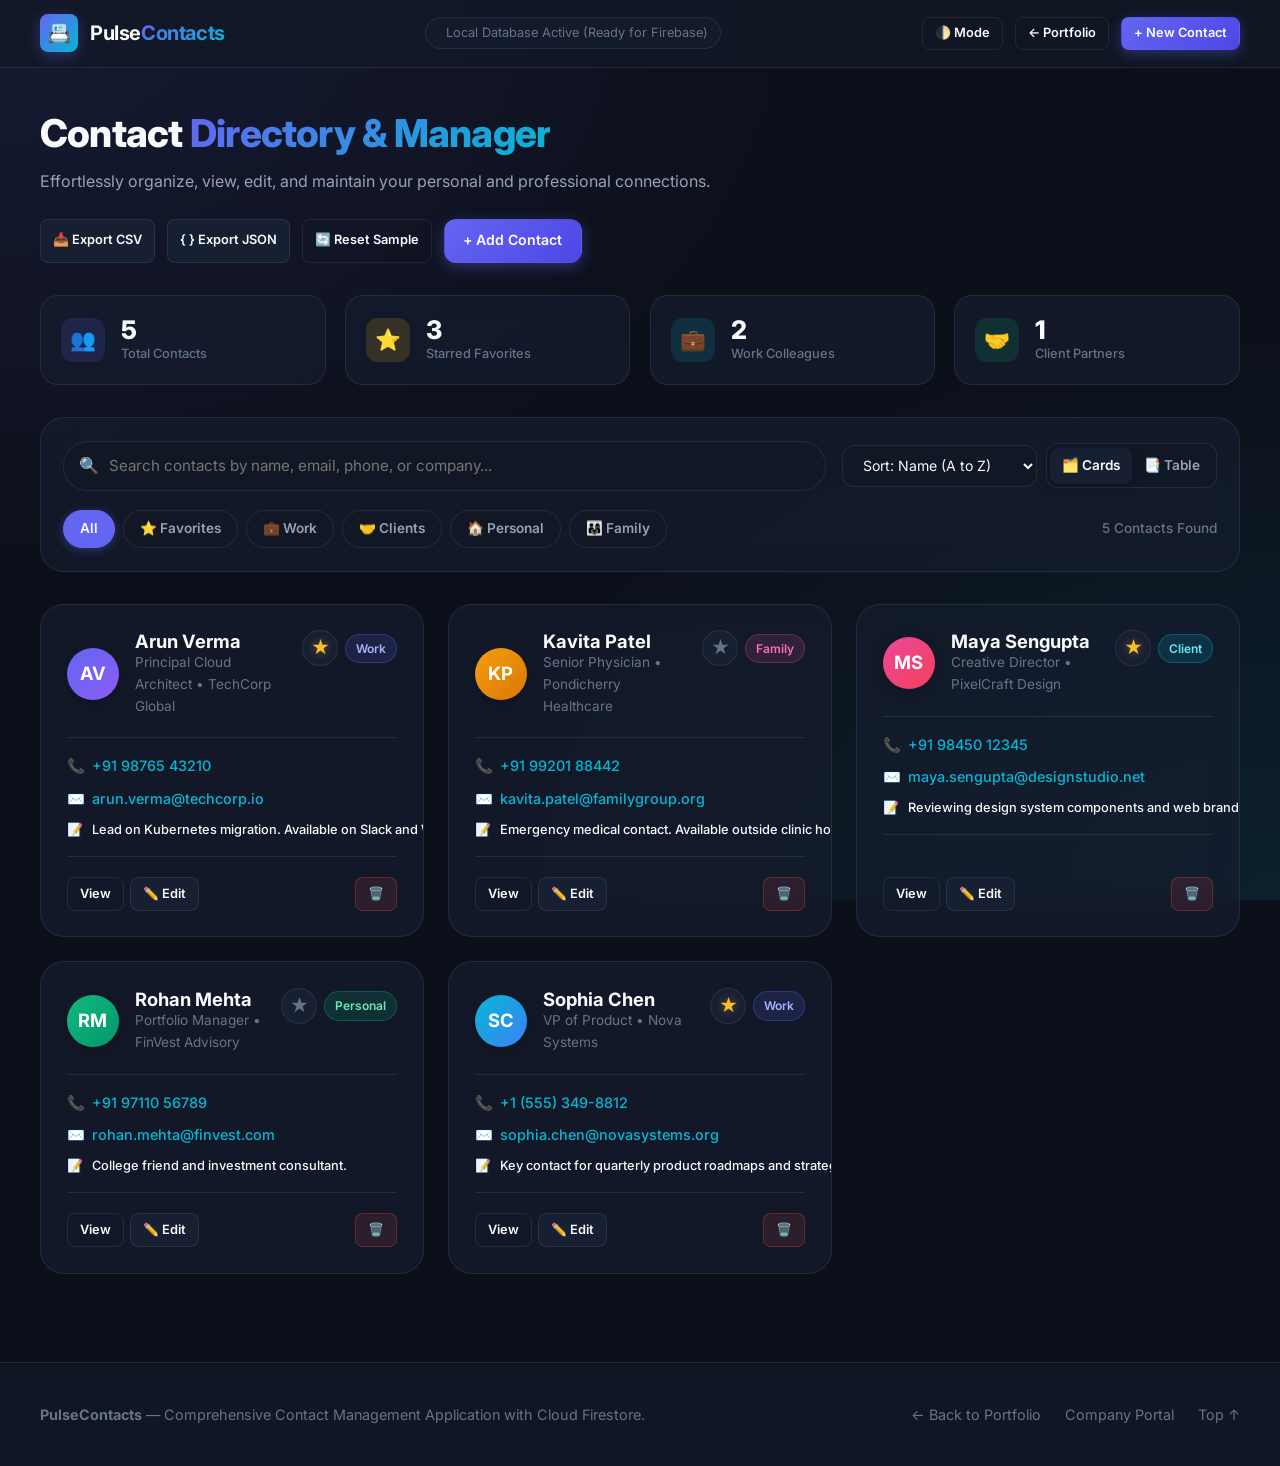
<file: contacts.html>
<!DOCTYPE html>
<html lang="en">
<head>
  <meta charset="UTF-8" />
  <meta name="viewport" content="width=device-width, initial-scale=1.0" />
  <title>PulseContacts | Modern Contact Management Application</title>
  <meta name="description" content="Manage, view, edit, and organize your contacts with real-time search, categorization, and Firebase Cloud Firestore integration." />

  <!-- Google Font: Inter -->
  <link rel="preconnect" href="https://fonts.googleapis.com" />
  <link rel="preconnect" href="https://fonts.gstatic.com" crossorigin />
  <link href="https://fonts.googleapis.com/css2?family=Inter:wght@400;500;600;700;800&display=swap" rel="stylesheet" />

  <!-- Stylesheet -->
  <link rel="stylesheet" href="contacts.css" />
</head>
<body>

  <!-- ========================================================================
       Top Navigation Header
       ======================================================================== -->
  <header class="app-header">
    <div class="container">
      <nav class="nav-container" aria-label="Main Application Navigation">
        <a href="contacts.html" class="brand-wrapper" id="brand-link">
          <div class="brand-icon" aria-hidden="true">📇</div>
          <div class="brand-name">Pulse<span>Contacts</span></div>
        </a>

        <!-- Database Connection Indicator -->
        <div id="db-status-badge" style="font-size: 0.8rem; color: var(--text-muted); display: flex; align-items: center; gap: 0.4rem; background: var(--surface-card); padding: 0.3rem 0.8rem; border-radius: var(--radius-full); border: 1px solid var(--border);">
          <span class="pulse-dot" style="width: 8px; height: 8px; border-radius: 50%; background: var(--secondary);"></span>
          Connecting to Database...
        </div>

        <div class="header-actions">
          <button type="button" class="btn btn-outline btn-sm" id="theme-toggle-btn" title="Toggle Dark/Light Mode" aria-label="Toggle Theme">
            🌓 Mode
          </button>
          <a href="index.html" class="btn btn-outline btn-sm" title="Back to MCA Portfolio">
            ← Portfolio
          </a>
          <button type="button" class="btn btn-primary btn-sm" id="btn-add-contact-nav">
            + New Contact
          </button>
        </div>
      </nav>
    </div>
  </header>

  <!-- ========================================================================
       Main Content Area
       ======================================================================== -->
  <main class="container app-hero">

    <!-- Hero Header Banner -->
    <section class="hero-banner">
      <div class="hero-titles">
        <h1>Contact <span style="background: linear-gradient(135deg, #6366f1, #06b6d4); -webkit-background-clip: text; -webkit-text-fill-color: transparent;">Directory & Manager</span></h1>
        <p>Effortlessly organize, view, edit, and maintain your personal and professional connections.</p>
      </div>

      <div style="display: flex; gap: 0.75rem; flex-wrap: wrap;">
        <button type="button" class="btn btn-secondary btn-sm" id="btn-export-csv" title="Export current contacts to CSV">
          📥 Export CSV
        </button>
        <button type="button" class="btn btn-secondary btn-sm" id="btn-export-json" title="Export current contacts to JSON">
          { } Export JSON
        </button>
        <button type="button" class="btn btn-outline btn-sm" id="btn-reset-contacts" title="Restore sample contacts">
          🔄 Reset Sample
        </button>
        <button type="button" class="btn btn-primary" id="btn-add-contact-main">
          + Add Contact
        </button>
      </div>
    </section>

    <!-- Key Statistics Bar -->
    <section class="stats-bar" aria-label="Contact Statistics">
      <div class="stat-item">
        <div class="stat-icon primary">👥</div>
        <div class="stat-data">
          <h3 id="stat-total">0</h3>
          <p>Total Contacts</p>
        </div>
      </div>

      <div class="stat-item">
        <div class="stat-icon gold">⭐</div>
        <div class="stat-data">
          <h3 id="stat-favorites">0</h3>
          <p>Starred Favorites</p>
        </div>
      </div>

      <div class="stat-item">
        <div class="stat-icon cyan">💼</div>
        <div class="stat-data">
          <h3 id="stat-work">0</h3>
          <p>Work Colleagues</p>
        </div>
      </div>

      <div class="stat-item">
        <div class="stat-icon emerald">🤝</div>
        <div class="stat-data">
          <h3 id="stat-clients">0</h3>
          <p>Client Partners</p>
        </div>
      </div>
    </section>

    <!-- Search, Filter & View Controls -->
    <section class="controls-card" aria-label="Search and Filter Controls">
      <div class="controls-top-row">
        <!-- Live Search Field -->
        <div class="search-field">
          <span class="search-field-icon">🔍</span>
          <input 
            type="text" 
            id="contacts-search" 
            class="search-input" 
            placeholder="Search contacts by name, email, phone, or company..." 
            aria-label="Search Contacts" 
          />
        </div>

        <div class="controls-right-actions">
          <!-- Sort Selector -->
          <select id="contacts-sort-select" class="select-control" aria-label="Sort Contacts">
            <option value="name-asc">Sort: Name (A to Z)</option>
            <option value="name-desc">Sort: Name (Z to A)</option>
            <option value="company">Sort: Company</option>
            <option value="recent">Sort: Recently Added</option>
          </select>

          <!-- View Mode Toggle -->
          <div class="view-mode-toggle" aria-label="Switch View Mode">
            <button type="button" class="view-mode-btn active" id="btn-view-grid" title="Cards View">
              🗂️ Cards
            </button>
            <button type="button" class="view-mode-btn" id="btn-view-table" title="Table View">
              📑 Table
            </button>
          </div>
        </div>
      </div>

      <!-- Category Filter Pills Row -->
      <div style="display: flex; justify-content: space-between; align-items: center; flex-wrap: wrap; gap: 0.8rem;">
        <div class="filter-pills" role="tablist" aria-label="Category Filters">
          <button type="button" class="pill-tab active" data-category="all" role="tab">All</button>
          <button type="button" class="pill-tab" data-category="favorites" role="tab">⭐ Favorites</button>
          <button type="button" class="pill-tab" data-category="work" role="tab">💼 Work</button>
          <button type="button" class="pill-tab" data-category="client" role="tab">🤝 Clients</button>
          <button type="button" class="pill-tab" data-category="personal" role="tab">🏠 Personal</button>
          <button type="button" class="pill-tab" data-category="family" role="tab">👨‍👩‍👧 Family</button>
        </div>

        <span id="results-count-badge" style="font-size: 0.85rem; color: var(--text-muted); font-weight: 500;">
          Loading contacts...
        </span>
      </div>
    </section>

    <!-- ======================================================================
         CONTACTS VIEW 1: CARDS GRID (Default)
         ====================================================================== -->
    <div id="contacts-grid-view" class="contacts-grid" aria-label="Contacts Grid">
      <!-- Populated dynamically by contacts-app.js -->
    </div>

    <!-- ======================================================================
         CONTACTS VIEW 2: COMPACT TABLE
         ====================================================================== -->
    <div id="contacts-table-view" class="table-wrapper" style="display: none;" aria-label="Contacts Table">
      <table class="contacts-table">
        <thead>
          <tr>
            <th style="width: 40px;">⭐</th>
            <th>Contact Name</th>
            <th>Category & Company</th>
            <th>Email</th>
            <th>Phone</th>
            <th style="width: 140px;">Actions</th>
          </tr>
        </thead>
        <tbody id="contacts-table-body">
          <!-- Populated dynamically by contacts-app.js -->
        </tbody>
      </table>
    </div>

  </main>

  <!-- ========================================================================
       MODAL 1: ADD / EDIT CONTACT MODAL
       ======================================================================== -->
  <div class="modal-overlay" id="contact-form-modal" role="dialog" aria-modal="true" aria-labelledby="contact-modal-title">
    <div class="modal-card">
      <button type="button" class="modal-close-btn" id="btn-close-form-modal" aria-label="Close modal">✕</button>

      <div class="modal-header">
        <h2 id="contact-modal-title">Add New Contact</h2>
        <p id="contact-form-subtitle">Enter details to save to your contact directory.</p>
      </div>

      <form id="contact-form" autocomplete="on">
        <!-- Hidden Contact ID for Edits -->
        <input type="hidden" id="contact-form-id" value="" />

        <div class="form-grid">
          <div class="form-group">
            <label class="form-label" for="contact-form-first">First Name *</label>
            <input type="text" id="contact-form-first" class="form-control" placeholder="e.g. Maya" required />
          </div>

          <div class="form-group">
            <label class="form-label" for="contact-form-last">Last Name</label>
            <input type="text" id="contact-form-last" class="form-control" placeholder="e.g. Sharma" />
          </div>

          <div class="form-group">
            <label class="form-label" for="contact-form-email">Email Address</label>
            <input type="email" id="contact-form-email" class="form-control" placeholder="name@company.com" autocomplete="email" />
          </div>

          <div class="form-group">
            <label class="form-label" for="contact-form-phone">Phone Number</label>
            <input type="tel" id="contact-form-phone" class="form-control" placeholder="+91 98765 43210" autocomplete="tel" />
          </div>

          <div class="form-group">
            <label class="form-label" for="contact-form-company">Company / Organization</label>
            <input type="text" id="contact-form-company" class="form-control" placeholder="e.g. Acme Corp" />
          </div>

          <div class="form-group">
            <label class="form-label" for="contact-form-designation">Designation / Role</label>
            <input type="text" id="contact-form-designation" class="form-control" placeholder="e.g. Lead Designer" />
          </div>

          <div class="form-group">
            <label class="form-label" for="contact-form-category">Category / Tag</label>
            <select id="contact-form-category" class="form-control">
              <option value="work">💼 Work</option>
              <option value="client">🤝 Client</option>
              <option value="personal">🏠 Personal</option>
              <option value="family">👨‍👩‍👧 Family</option>
            </select>
          </div>

          <div class="form-group" style="display: flex; align-items: center; gap: 0.6rem; padding-top: 1.6rem;">
            <input type="checkbox" id="contact-form-favorite" style="width: 18px; height: 18px; cursor: pointer;" />
            <label for="contact-form-favorite" style="font-size: 0.9rem; font-weight: 600; cursor: pointer;">
              ⭐ Star as Favorite
            </label>
          </div>

          <div class="form-group col-span-2">
            <label class="form-label" for="contact-form-notes">Notes & Additional Details</label>
            <textarea id="contact-form-notes" class="form-control" placeholder="Add meeting notes, address, or relationship context..."></textarea>
          </div>
        </div>

        <div style="display: flex; justify-content: flex-end; gap: 0.8rem; margin-top: 1.5rem; padding-top: 1.25rem; border-top: 1px solid var(--border);">
          <button type="button" class="btn btn-outline" id="btn-cancel-form">
            Cancel
          </button>
          <button type="submit" class="btn btn-primary" id="btn-save-contact">
            Save Contact
          </button>
        </div>
      </form>
    </div>
  </div>

  <!-- ========================================================================
       MODAL 2: VIEW CONTACT DETAILS MODAL
       ======================================================================== -->
  <div class="modal-overlay" id="contact-details-modal" role="dialog" aria-modal="true" aria-labelledby="view-name">
    <div class="modal-card">
      <button type="button" class="modal-close-btn" id="btn-close-view-modal" aria-label="Close modal">✕</button>

      <div class="profile-modal-banner">
        <div class="profile-modal-avatar" id="view-avatar">AR</div>
        <div class="profile-modal-title">
          <div style="display: flex; align-items: center; gap: 0.6rem; margin-bottom: 0.2rem;">
            <h2 id="view-name">Arun Verma</h2>
            <span id="view-tag" class="tag-badge tag-work">Work</span>
          </div>
          <p id="view-company-dept">Principal Cloud Architect • TechCorp Global</p>
        </div>
      </div>

      <div class="profile-details-grid">
        <div class="profile-detail-card">
          <div>
            <div class="profile-detail-label">Phone Number</div>
            <div class="profile-detail-value" id="view-phone-value">+91 98765 43210</div>
          </div>
          <button type="button" class="btn btn-outline btn-sm" id="btn-call-direct" title="Call directly">
            📞 Call
          </button>
        </div>

        <div class="profile-detail-card">
          <div>
            <div class="profile-detail-label">Email Address</div>
            <div class="profile-detail-value" id="view-email-value">arun.verma@techcorp.io</div>
          </div>
          <button type="button" class="btn btn-outline btn-sm" id="btn-email-direct" title="Send email">
            ✉️ Email
          </button>
        </div>

        <div class="profile-detail-card">
          <div>
            <div class="profile-detail-label">Company / Workplace</div>
            <div class="profile-detail-value" id="view-company-value">TechCorp Global</div>
          </div>
        </div>

        <div class="profile-detail-card" style="align-items: flex-start; flex-direction: column; gap: 0.4rem;">
          <div class="profile-detail-label">Notes & Description</div>
          <div style="font-size: 0.9rem; color: var(--text-secondary); line-height: 1.5;" id="view-notes-value">
            Lead on Kubernetes migration. Available on Slack and WhatsApp.
          </div>
        </div>
      </div>

      <div style="display: flex; justify-content: space-between; align-items: center; padding-top: 1.25rem; border-top: 1px solid var(--border);">
        <button type="button" class="btn btn-secondary btn-sm" id="btn-copy-contact" title="Copy contact info to clipboard">
          📋 Copy Info
        </button>

        <div style="display: flex; gap: 0.6rem;">
          <button type="button" class="btn btn-secondary btn-sm" id="btn-edit-from-view">
            ✏️ Edit
          </button>
          <button type="button" class="btn btn-danger btn-sm" id="btn-delete-from-view">
            🗑️ Delete
          </button>
        </div>
      </div>
    </div>
  </div>

  <!-- Toast Notification Container -->
  <div class="toast-container" id="toast-container" aria-live="polite"></div>

  <!-- ========================================================================
       Footer
       ======================================================================== -->
  <footer class="app-footer">
    <div class="container">
      <div class="footer-content">
        <div>
          <strong>PulseContacts</strong> — Comprehensive Contact Management Application with Cloud Firestore.
        </div>
        <div style="display: flex; gap: 1.5rem;">
          <a href="index.html">← Back to Portfolio</a>
          <a href="company.html">Company Portal</a>
          <a href="#top">Top ↑</a>
        </div>
      </div>
    </div>
  </footer>

  <!-- Application Logic Module -->
  <script type="module" src="contacts-app.js"></script>
</body>
</html>
</file>
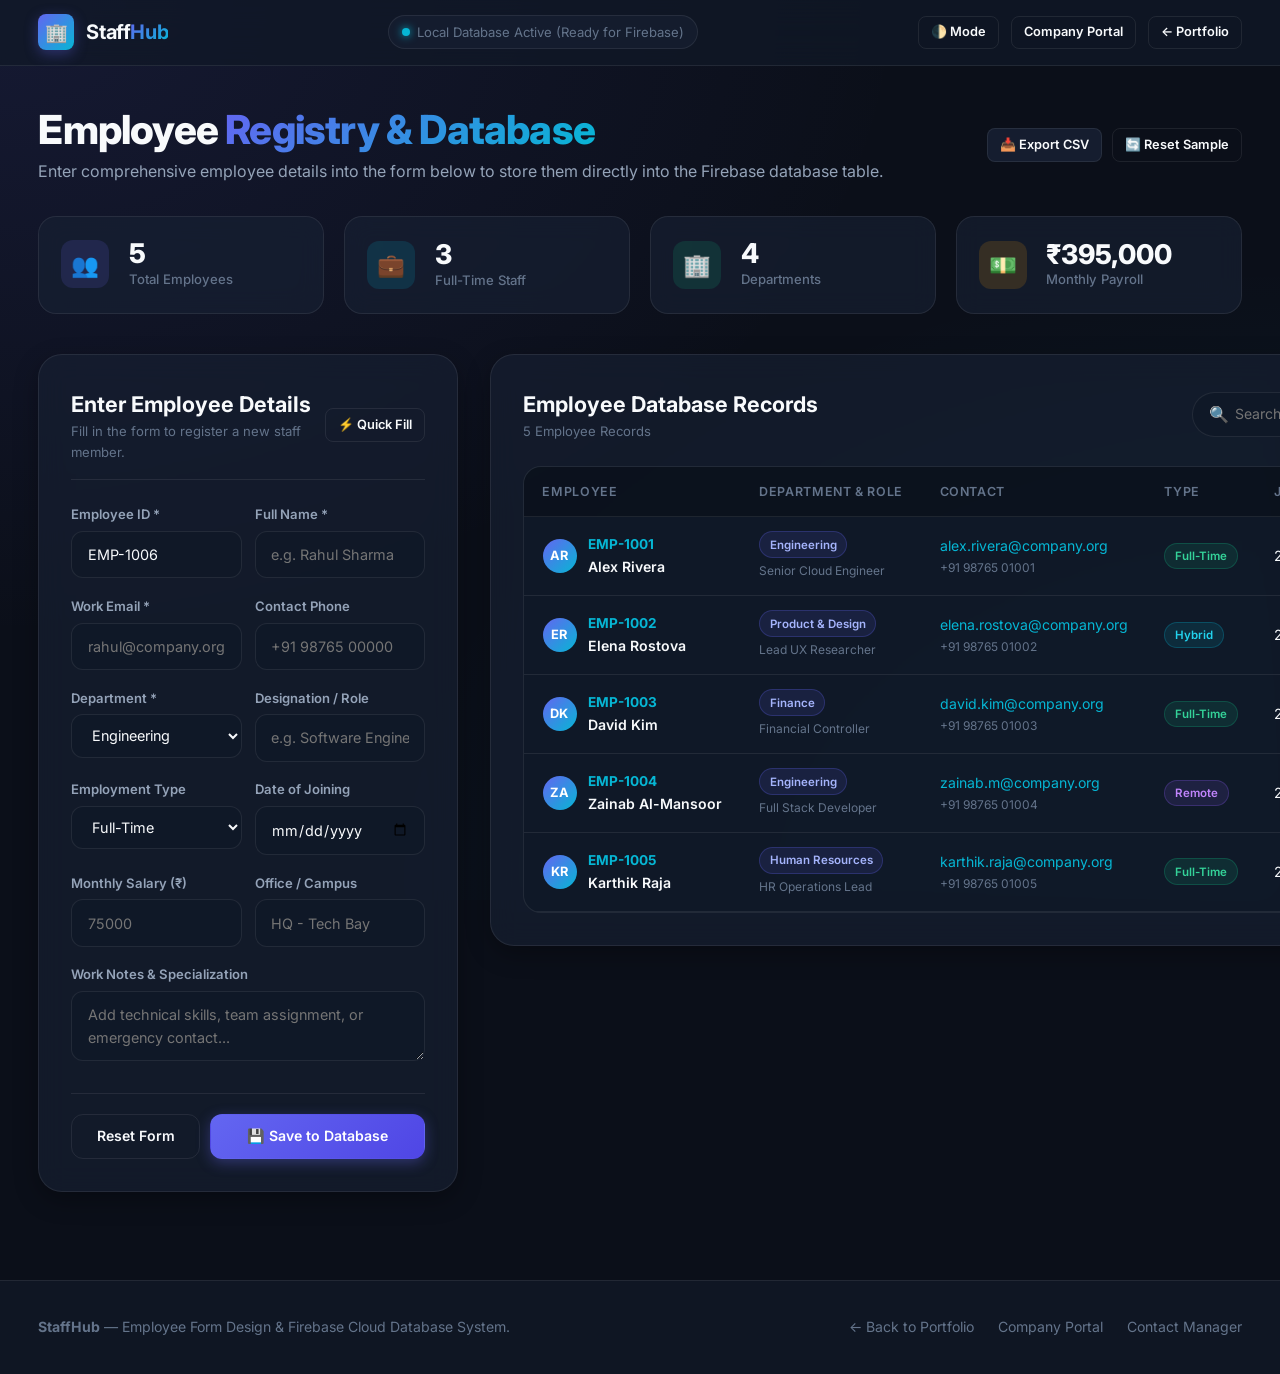
<file: employee.html>
<!DOCTYPE html>
<html lang="en">
<head>
  <meta charset="UTF-8" />
  <meta name="viewport" content="width=device-width, initial-scale=1.0" />
  <title>Employee Registration & Firebase Database System</title>
  <meta name="description" content="Form design to enter employee details and store them into a real-time table in Firebase Cloud Firestore." />

  <!-- Google Font: Inter -->
  <link rel="preconnect" href="https://fonts.googleapis.com" />
  <link rel="preconnect" href="https://fonts.gstatic.com" crossorigin />
  <link href="https://fonts.googleapis.com/css2?family=Inter:wght@400;500;600;700;800&display=swap" rel="stylesheet" />

  <!-- Stylesheet -->
  <link rel="stylesheet" href="employee.css" />
</head>
<body>

  <!-- ========================================================================
       Top Navigation Header
       ======================================================================== -->
  <header class="site-header">
    <div class="container">
      <nav class="navbar" aria-label="Employee Portal Navigation">
        <a href="employee.html" class="brand-logo" id="brand-link">
          <div class="logo-icon" aria-hidden="true">🏢</div>
          <div class="brand-text">Staff<span>Hub</span></div>
        </a>

        <!-- Firebase Cloud Status Indicator -->
        <div id="db-status-badge" class="db-status-pill">
          <span class="pulse-dot"></span>
          Connecting to Firebase Database...
        </div>

        <div class="nav-actions">
          <button type="button" class="btn btn-outline btn-sm" id="theme-toggle-btn" title="Toggle Theme">
            🌓 Mode
          </button>
          <a href="company.html" class="btn btn-outline btn-sm" title="Company Portal">
            Company Portal
          </a>
          <a href="index.html" class="btn btn-outline btn-sm" title="MCA Lab Portfolio">
            ← Portfolio
          </a>
        </div>
      </nav>
    </div>
  </header>

  <!-- ========================================================================
       Main Content Area
       ======================================================================== -->
  <main class="container page-hero">

    <!-- Header Banner & Action Shortcuts -->
    <section class="hero-header">
      <div class="hero-titles">
        <h1>Employee <span style="background: linear-gradient(135deg, #6366f1, #06b6d4); -webkit-background-clip: text; -webkit-text-fill-color: transparent;">Registry & Database</span></h1>
        <p>Enter comprehensive employee details into the form below to store them directly into the Firebase database table.</p>
      </div>

      <div style="display: flex; gap: 0.6rem; flex-wrap: wrap;">
        <button type="button" class="btn btn-secondary btn-sm" id="btn-export-csv" title="Export database records to CSV">
          📥 Export CSV
        </button>
        <button type="button" class="btn btn-outline btn-sm" id="btn-reset-sample" title="Restore sample employee records">
          🔄 Reset Sample
        </button>
      </div>
    </section>

    <!-- Summary KPI Cards -->
    <section class="kpi-row" aria-label="Employee Statistics">
      <div class="kpi-card">
        <div class="kpi-icon primary">👥</div>
        <div class="kpi-info">
          <h3 id="kpi-total">0</h3>
          <p>Total Employees</p>
        </div>
      </div>

      <div class="kpi-card">
        <div class="kpi-icon cyan">💼</div>
        <div class="kpi-info">
          <h3 id="kpi-fulltime">0</h3>
          <p>Full-Time Staff</p>
        </div>
      </div>

      <div class="kpi-card">
        <div class="kpi-icon emerald">🏢</div>
        <div class="kpi-info">
          <h3 id="kpi-depts">0</h3>
          <p>Departments</p>
        </div>
      </div>

      <div class="kpi-card">
        <div class="kpi-icon amber">💵</div>
        <div class="kpi-info">
          <h3 id="kpi-payroll">₹0</h3>
          <p>Monthly Payroll</p>
        </div>
      </div>
    </section>

    <!-- Split Layout: Entry Form (Left) & Database Table (Right) -->
    <div class="app-grid-layout">

      <!-- ====================================================================
           LEFT COLUMN: EMPLOYEE ENTRY FORM
           ==================================================================== -->
      <section class="form-panel" aria-labelledby="form-heading">
        <div class="form-header">
          <div>
            <h2 id="form-heading">Enter Employee Details</h2>
            <p>Fill in the form to register a new staff member.</p>
          </div>
          <button type="button" class="btn btn-outline btn-sm" id="btn-quick-fill" title="Populate with test data for rapid testing">
            ⚡ Quick Fill
          </button>
        </div>

        <form id="employee-entry-form" autocomplete="on">
          <!-- Row 1: ID & Full Name -->
          <div class="form-row">
            <div class="form-group">
              <label class="form-label" for="emp-id">Employee ID *</label>
              <input type="text" id="emp-id" class="form-control" placeholder="EMP-1006" required data-manual-edit="false" />
            </div>

            <div class="form-group">
              <label class="form-label" for="emp-name">Full Name *</label>
              <input type="text" id="emp-name" class="form-control" placeholder="e.g. Rahul Sharma" required autocomplete="name" />
            </div>
          </div>

          <!-- Row 2: Email & Phone -->
          <div class="form-row">
            <div class="form-group">
              <label class="form-label" for="emp-email">Work Email *</label>
              <input type="email" id="emp-email" class="form-control" placeholder="rahul@company.org" required autocomplete="email" />
            </div>

            <div class="form-group">
              <label class="form-label" for="emp-phone">Contact Phone</label>
              <input type="tel" id="emp-phone" class="form-control" placeholder="+91 98765 00000" autocomplete="tel" />
            </div>
          </div>

          <!-- Row 3: Department & Designation -->
          <div class="form-row">
            <div class="form-group">
              <label class="form-label" for="emp-dept">Department *</label>
              <select id="emp-dept" class="form-control">
                <option value="Engineering">Engineering</option>
                <option value="Product & Design">Product & Design</option>
                <option value="Human Resources">Human Resources</option>
                <option value="Finance">Finance</option>
                <option value="Marketing">Marketing</option>
                <option value="Operations">Operations</option>
              </select>
            </div>

            <div class="form-group">
              <label class="form-label" for="emp-designation">Designation / Role</label>
              <input type="text" id="emp-designation" class="form-control" placeholder="e.g. Software Engineer" />
            </div>
          </div>

          <!-- Row 4: Employment Type & Date of Joining -->
          <div class="form-row">
            <div class="form-group">
              <label class="form-label" for="emp-type">Employment Type</label>
              <select id="emp-type" class="form-control">
                <option value="Full-Time">Full-Time</option>
                <option value="Hybrid">Hybrid</option>
                <option value="Remote">Remote</option>
                <option value="Contract">Contract</option>
              </select>
            </div>

            <div class="form-group">
              <label class="form-label" for="emp-joining">Date of Joining</label>
              <input type="date" id="emp-joining" class="form-control" />
            </div>
          </div>

          <!-- Row 5: Salary & Office Location -->
          <div class="form-row">
            <div class="form-group">
              <label class="form-label" for="emp-salary">Monthly Salary (₹)</label>
              <input type="number" id="emp-salary" class="form-control" placeholder="75000" min="0" step="1000" />
            </div>

            <div class="form-group">
              <label class="form-label" for="emp-office">Office / Campus</label>
              <input type="text" id="emp-office" class="form-control" placeholder="HQ - Tech Bay" />
            </div>
          </div>

          <!-- Notes -->
          <div class="form-group">
            <label class="form-label" for="emp-notes">Work Notes & Specialization</label>
            <textarea id="emp-notes" class="form-control" placeholder="Add technical skills, team assignment, or emergency contact..."></textarea>
          </div>

          <div class="form-actions">
            <button type="button" class="btn btn-outline" id="btn-form-reset" style="flex: 1;">
              Reset Form
            </button>
            <button type="submit" class="btn btn-primary" id="btn-submit-employee" style="flex: 2;">
              💾 Save to Database
            </button>
          </div>
        </form>
      </section>

      <!-- ====================================================================
           RIGHT COLUMN: REAL-TIME DATABASE TABLE
           ==================================================================== -->
      <section class="table-panel" aria-labelledby="table-heading">
        <div class="table-controls-bar">
          <div>
            <h2 id="table-heading" style="font-size: 1.35rem; font-weight: 700;">Employee Database Records</h2>
            <p id="records-count-badge" style="font-size: 0.82rem; color: var(--text-muted);">
              Loading employee records...
            </p>
          </div>

          <div style="display: flex; gap: 0.75rem; align-items: center; flex-wrap: wrap;">
            <!-- Search Bar -->
            <div class="search-box">
              <span class="search-icon">🔍</span>
              <input 
                type="text" 
                id="emp-search-input" 
                class="search-input" 
                placeholder="Search by name, ID, email, or designation..." 
                aria-label="Search Employees"
              />
            </div>

            <!-- Department Filter -->
            <select id="emp-dept-filter" class="filter-select" aria-label="Filter by Department">
              <option value="all">All Departments</option>
              <option value="Engineering">Engineering</option>
              <option value="Product & Design">Product & Design</option>
              <option value="Human Resources">Human Resources</option>
              <option value="Finance">Finance</option>
              <option value="Marketing">Marketing</option>
              <option value="Operations">Operations</option>
            </select>
          </div>
        </div>

        <!-- Real-Time Data Table -->
        <div class="table-wrapper">
          <table class="data-table" aria-label="Employee Records Table">
            <thead>
              <tr>
                <th>Employee</th>
                <th>Department & Role</th>
                <th>Contact</th>
                <th>Type</th>
                <th>Joining Date</th>
                <th>Salary</th>
                <th>Actions</th>
              </tr>
            </thead>
            <tbody id="employee-table-body">
              <!-- Rendered dynamically by employee-app.js -->
            </tbody>
          </table>
        </div>
      </section>

    </div>

  </main>

  <!-- ========================================================================
       MODAL 1: VIEW EMPLOYEE DETAILS MODAL
       ======================================================================== -->
  <div class="modal-overlay" id="employee-view-modal" role="dialog" aria-modal="true" aria-labelledby="view-modal-name">
    <div class="modal-card">
      <button type="button" class="modal-close-btn" id="btn-close-view-modal" aria-label="Close modal">✕</button>

      <div style="display: flex; align-items: center; gap: 1.2rem; padding-bottom: 1.25rem; border-bottom: 1px solid var(--border); margin-bottom: 1.25rem;">
        <div class="user-avatar-sm" style="width: 60px; height: 60px; font-size: 1.4rem;" id="view-modal-avatar">AR</div>
        <div>
          <div style="display: flex; align-items: center; gap: 0.5rem;">
            <h2 id="view-modal-name" style="font-size: 1.4rem; font-weight: 700;">Alex Rivera</h2>
            <span id="view-modal-id-badge" class="badge badge-dept">EMP-1001</span>
          </div>
          <p id="view-modal-dept-title" style="color: var(--text-secondary); font-size: 0.9rem;">Senior Cloud Engineer • Engineering</p>
        </div>
      </div>

      <div style="display: grid; gap: 0.8rem; margin-bottom: 1.5rem; font-size: 0.9rem;">
        <div style="display: flex; justify-content: space-between; padding: 0.6rem 0.8rem; background: var(--surface); border-radius: var(--radius-sm);">
          <span style="color: var(--text-muted);">Work Email:</span>
          <span id="view-modal-email" style="font-weight: 600;">alex@company.org</span>
        </div>
        <div style="display: flex; justify-content: space-between; padding: 0.6rem 0.8rem; background: var(--surface); border-radius: var(--radius-sm);">
          <span style="color: var(--text-muted);">Contact Phone:</span>
          <span id="view-modal-phone" style="font-weight: 600;">+91 98765 01001</span>
        </div>
        <div style="display: flex; justify-content: space-between; padding: 0.6rem 0.8rem; background: var(--surface); border-radius: var(--radius-sm);">
          <span style="color: var(--text-muted);">Employment Type:</span>
          <span id="view-modal-type" style="font-weight: 600;">Full-Time</span>
        </div>
        <div style="display: flex; justify-content: space-between; padding: 0.6rem 0.8rem; background: var(--surface); border-radius: var(--radius-sm);">
          <span style="color: var(--text-muted);">Date of Joining:</span>
          <span id="view-modal-joining" style="font-weight: 600;">2023-01-15</span>
        </div>
        <div style="display: flex; justify-content: space-between; padding: 0.6rem 0.8rem; background: var(--surface); border-radius: var(--radius-sm);">
          <span style="color: var(--text-muted);">Monthly Salary:</span>
          <span id="view-modal-salary" style="font-weight: 600; color: var(--success);">₹85,000</span>
        </div>
        <div style="display: flex; justify-content: space-between; padding: 0.6rem 0.8rem; background: var(--surface); border-radius: var(--radius-sm);">
          <span style="color: var(--text-muted);">Office Location:</span>
          <span id="view-modal-office" style="font-weight: 600;">HQ - Tech Tower 4B</span>
        </div>
        <div style="padding: 0.8rem; background: var(--surface); border-radius: var(--radius-sm);">
          <span style="display: block; color: var(--text-muted); font-size: 0.8rem; margin-bottom: 0.3rem;">Work Notes:</span>
          <p id="view-modal-notes" style="color: var(--text-secondary); line-height: 1.5; margin: 0;">Lead engineer for cloud infrastructure.</p>
        </div>
      </div>
    </div>
  </div>

  <!-- ========================================================================
       MODAL 2: EDIT EMPLOYEE MODAL
       ======================================================================== -->
  <div class="modal-overlay" id="employee-edit-modal" role="dialog" aria-modal="true" aria-labelledby="edit-modal-heading">
    <div class="modal-card">
      <button type="button" class="modal-close-btn" id="btn-close-edit-modal" aria-label="Close modal">✕</button>

      <div style="margin-bottom: 1.25rem;">
        <h2 id="edit-modal-heading" style="font-size: 1.35rem; font-weight: 700;">Edit Employee Record</h2>
        <p style="font-size: 0.85rem; color: var(--text-muted);">Update employee details in the database.</p>
      </div>

      <form id="employee-edit-form">
        <!-- Hidden/Readonly ID -->
        <div class="form-row">
          <div class="form-group">
            <label class="form-label" for="edit-emp-id">Employee ID</label>
            <input type="text" id="edit-emp-id" class="form-control" readonly style="opacity: 0.7; cursor: not-allowed;" />
          </div>
          <div class="form-group">
            <label class="form-label" for="edit-emp-name">Full Name *</label>
            <input type="text" id="edit-emp-name" class="form-control" required />
          </div>
        </div>

        <div class="form-row">
          <div class="form-group">
            <label class="form-label" for="edit-emp-email">Work Email *</label>
            <input type="email" id="edit-emp-email" class="form-control" required />
          </div>
          <div class="form-group">
            <label class="form-label" for="edit-emp-phone">Phone</label>
            <input type="tel" id="edit-emp-phone" class="form-control" />
          </div>
        </div>

        <div class="form-row">
          <div class="form-group">
            <label class="form-label" for="edit-emp-dept">Department</label>
            <select id="edit-emp-dept" class="form-control">
              <option value="Engineering">Engineering</option>
              <option value="Product & Design">Product & Design</option>
              <option value="Human Resources">Human Resources</option>
              <option value="Finance">Finance</option>
              <option value="Marketing">Marketing</option>
              <option value="Operations">Operations</option>
            </select>
          </div>
          <div class="form-group">
            <label class="form-label" for="edit-emp-designation">Designation</label>
            <input type="text" id="edit-emp-designation" class="form-control" />
          </div>
        </div>

        <div class="form-row">
          <div class="form-group">
            <label class="form-label" for="edit-emp-type">Employment Type</label>
            <select id="edit-emp-type" class="form-control">
              <option value="Full-Time">Full-Time</option>
              <option value="Hybrid">Hybrid</option>
              <option value="Remote">Remote</option>
              <option value="Contract">Contract</option>
            </select>
          </div>
          <div class="form-group">
            <label class="form-label" for="edit-emp-joining">Joining Date</label>
            <input type="date" id="edit-emp-joining" class="form-control" />
          </div>
        </div>

        <div class="form-row">
          <div class="form-group">
            <label class="form-label" for="edit-emp-salary">Monthly Salary (₹)</label>
            <input type="number" id="edit-emp-salary" class="form-control" min="0" step="1000" />
          </div>
          <div class="form-group">
            <label class="form-label" for="edit-emp-office">Office Location</label>
            <input type="text" id="edit-emp-office" class="form-control" />
          </div>
        </div>

        <div class="form-group">
          <label class="form-label" for="edit-emp-notes">Work Notes</label>
          <textarea id="edit-emp-notes" class="form-control"></textarea>
        </div>

        <div style="display: flex; justify-content: flex-end; gap: 0.8rem; margin-top: 1.25rem; padding-top: 1rem; border-top: 1px solid var(--border);">
          <button type="button" class="btn btn-outline" id="btn-cancel-edit">Cancel</button>
          <button type="submit" class="btn btn-primary">Update Database</button>
        </div>
      </form>
    </div>
  </div>

  <!-- Toast Notification Center -->
  <div class="toast-container" id="toast-container" aria-live="polite"></div>

  <!-- ========================================================================
       Footer
       ======================================================================== -->
  <footer class="site-footer">
    <div class="container">
      <div class="footer-content">
        <div>
          <strong>StaffHub</strong> — Employee Form Design & Firebase Cloud Database System.
        </div>
        <div style="display: flex; gap: 1.5rem;">
          <a href="index.html">← Back to Portfolio</a>
          <a href="company.html">Company Portal</a>
          <a href="contacts.html">Contact Manager</a>
        </div>
      </div>
    </div>
  </footer>

  <!-- Application Logic Module -->
  <script type="module" src="employee-app.js"></script>
</body>
</html>
</file>
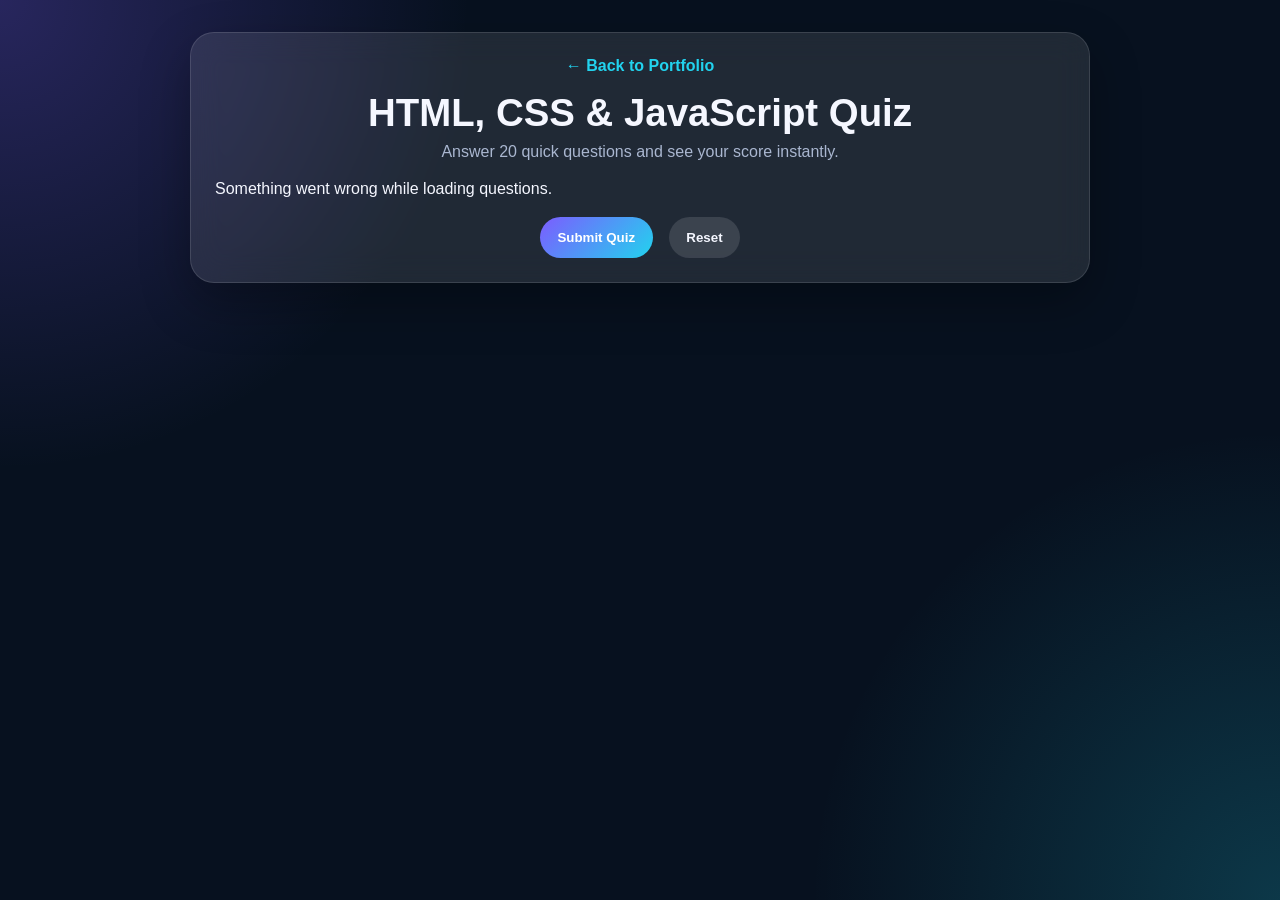
<file: quiz.html>
<!DOCTYPE html>
<html lang="en">
<head>
  <meta charset="UTF-8" />
  <meta name="viewport" content="width=device-width, initial-scale=1.0" />
  <title>HTML/CSS/JS Quiz</title>
  <style>
    :root {
      --bg: #07111f;
      --surface: rgba(255,255,255,0.1);
      --text: #f5f7ff;
      --muted: #aab7d0;
      --primary: #7c5cff;
      --secondary: #22d3ee;
      --accent: #ff6b6b;
      --success: #2dd4bf;
      --shadow: 0 20px 50px rgba(0,0,0,0.3);
    }

    * { box-sizing: border-box; margin: 0; padding: 0; }
    body {
      font-family: 'Segoe UI', Tahoma, Geneva, Verdana, sans-serif;
      background: radial-gradient(circle at top left, rgba(124,92,255,0.28), transparent 30%),
                  radial-gradient(circle at bottom right, rgba(34,211,238,0.2), transparent 30%),
                  var(--bg);
      color: var(--text);
      min-height: 100vh;
      padding: 2rem 1rem;
    }

    .container {
      width: min(900px, 100%);
      margin: 0 auto;
      background: var(--surface);
      border: 1px solid rgba(255,255,255,0.12);
      border-radius: 24px;
      padding: 1.5rem;
      box-shadow: var(--shadow);
      backdrop-filter: blur(16px);
    }

    .header { margin-bottom: 1.2rem; text-align: center; }
    .back-link {
      display: inline-block;
      margin-bottom: 1rem;
      color: var(--secondary);
      text-decoration: none;
      font-weight: 600;
    }

    h1 { font-size: clamp(1.8rem, 3vw, 2.4rem); margin-bottom: 0.5rem; }
    .subtitle { color: var(--muted); margin-bottom: 1rem; }

    .question-card {
      background: rgba(255,255,255,0.06);
      border-radius: 16px;
      padding: 1rem;
      margin-bottom: 1rem;
      border: 1px solid rgba(255,255,255,0.08);
      overflow: hidden;
    }

    .question-card h3 {
      margin-bottom: 0.9rem;
      font-size: clamp(1.15rem, 2vw, 1.7rem);
      line-height: 1.4;
      font-weight: 700;
      color: var(--text);
    }

    .options { display: grid; gap: 0.75rem; }
    .option {
      display: flex;
      align-items: center;
      gap: 0.75rem;
      background: rgba(255,255,255,0.04);
      border: 1px solid rgba(255,255,255,0.08);
      border-radius: 12px;
      padding: 0.8rem 0.9rem;
      cursor: pointer;
      transition: background 0.2s ease, border-color 0.2s ease;
      min-width: 0;
    }

    .option:hover {
      background: rgba(255,255,255,0.07);
      border-color: rgba(255,255,255,0.14);
    }

    .option input {
      accent-color: var(--primary);
      margin-top: 0.12rem;
      flex-shrink: 0;
    }

    .option span {
      flex: 1;
      min-width: 0;
      line-height: 1.5;
      word-break: break-word;
      overflow-wrap: anywhere;
      font-size: 1.05rem;
    }

    .actions {
      display: flex;
      justify-content: center;
      gap: 1rem;
      margin-top: 1.2rem;
      flex-wrap: wrap;
    }

    button {
      border: none;
      border-radius: 999px;
      padding: 0.8rem 1.1rem;
      font-weight: 700;
      cursor: pointer;
      transition: transform 0.2s ease;
    }
    button:hover { transform: translateY(-2px); }
    .submit-btn { background: linear-gradient(135deg, var(--primary), var(--secondary)); color: white; }
    .reset-btn { background: rgba(255,255,255,0.12); color: var(--text); }

    .result {
      margin-top: 1.2rem;
      padding: 1rem;
      border-radius: 16px;
      background: rgba(45,212,191,0.14);
      border: 1px solid rgba(45,212,191,0.28);
      text-align: center;
      display: none;
    }
    .result.show { display: block; }
    .result h2 { margin-bottom: 0.4rem; }

    @media (max-width: 600px) {
      body { padding: 1rem; }
      .container { padding: 1rem; }
    }
  </style>
</head>
<body>
  <div class="container">
    <div class="header">
      <a class="back-link" href="index.html">← Back to Portfolio</a>
      <h1>HTML, CSS & JavaScript Quiz</h1>
      <p class="subtitle">Answer 20 quick questions and see your score instantly.</p>
    </div>

    <form id="quizForm">
      <div id="questions"></div>
      <div class="actions">
        <button type="submit" class="submit-btn">Submit Quiz</button>
        <button type="button" class="reset-btn" id="resetBtn">Reset</button>
      </div>
    </form>

    <div id="result" class="result"></div>
  </div>

  <script>
    let questions = [];

    const questionsContainer = document.getElementById('questions');
    const quizForm = document.getElementById('quizForm');
    const result = document.getElementById('result');
    const resetBtn = document.getElementById('resetBtn');

    function decodeHtml(text) {
      const textarea = document.createElement('textarea');
      textarea.innerHTML = text;
      return textarea.value;
    }

    function shuffleArray(array) {
      return array.sort(() => Math.random() - 0.5);
    }

    async function loadQuestions() {
      const apiUrl = 'https://opentdb.com/api.php?amount=20&category=18&difficulty=hard&type=multiple';

      try {
        const response = await fetch(apiUrl);
        const data = await response.json();

        if (!data.results || data.results.length === 0) {
          questionsContainer.innerHTML = '<p>Unable to load quiz questions right now.</p>';
          return;
        }

        questions = data.results.map((item) => {
          const options = shuffleArray([
            ...item.incorrect_answers,
            item.correct_answer
          ]);

          const answerIndex = options.indexOf(item.correct_answer);

          return {
            question: decodeHtml(item.question),
            options,
            answer: answerIndex
          };
        });

        renderQuestions();
      } catch (error) {
        questionsContainer.innerHTML = '<p>Something went wrong while loading questions.</p>';
        console.error(error);
      }
    }

    function renderQuestions() {
      questionsContainer.innerHTML = questions.map((q, index) => `
        <div class="question-card">
          <h3>${index + 1}. ${decodeHtml(q.question)}</h3>
          <div class="options">
            ${q.options.map((option, optionIndex) => `
              <label class="option">
                <input type="radio" name="q${index}" value="${optionIndex}" />
                <span>${decodeHtml(option)}</span>
              </label>
            `).join('')}
          </div>
        </div>
      `).join('');
    }

    function showResult(score) {
      const percentage = Math.round((score / questions.length) * 100);
      result.classList.add('show');
      result.innerHTML = `
        <h2>Quiz Complete!</h2>
        <p>You scored <strong>${score}</strong> out of <strong>${questions.length}</strong>.</p>
        <p>Your percentage is <strong>${percentage}%</strong>.</p>
      `;
      result.scrollIntoView({ behavior: 'smooth' });
    }

    quizForm.addEventListener('submit', (event) => {
      event.preventDefault();
      let score = 0;
      questions.forEach((q, index) => {
        const selected = document.querySelector(`input[name="q${index}"]:checked`);
        if (selected && Number(selected.value) === q.answer) {
          score += 1;
        }
      });
      showResult(score);
    });

    resetBtn.addEventListener('click', () => {
      quizForm.reset();
      result.classList.remove('show');
      result.innerHTML = '';
    });

    loadQuestions();
  </script>
</body>
</html>
</file>
<file: company.css>
/* ==========================================================================
   NexPulse Enterprise - Design System & Stylesheet
   ========================================================================== */

:root {
  /* Color Palette - Dark Mode (Default) */
  --bg: #0b0f19;
  --bg-secondary: #111827;
  --surface: rgba(17, 24, 39, 0.75);
  --surface-solid: #151d2f;
  --surface-hover: rgba(31, 41, 55, 0.8);
  --surface-card: rgba(26, 35, 54, 0.65);
  --border: rgba(255, 255, 255, 0.08);
  --border-focus: rgba(99, 102, 241, 0.6);
  
  --text-primary: #f8fafc;
  --text-secondary: #94a3b8;
  --text-muted: #64748b;
  
  --primary: #6366f1;
  --primary-hover: #4f46e5;
  --primary-glow: rgba(99, 102, 241, 0.35);
  --secondary: #06b6d4;
  --accent: #8b5cf6;
  --success: #10b981;
  --warning: #f59e0b;
  --danger: #ef4444;
  
  --admin-badge: linear-gradient(135deg, #ec4899, #8b5cf6);
  --emp-badge: linear-gradient(135deg, #06b6d4, #3b82f6);

  --font-sans: 'Inter', -apple-system, BlinkMacSystemFont, 'Segoe UI', Roboto, sans-serif;
  --radius-sm: 8px;
  --radius-md: 12px;
  --radius-lg: 18px;
  --radius-xl: 24px;
  --radius-full: 9999px;

  --shadow-sm: 0 2px 8px rgba(0, 0, 0, 0.2);
  --shadow-md: 0 8px 24px rgba(0, 0, 0, 0.3);
  --shadow-lg: 0 20px 48px rgba(0, 0, 0, 0.45);
  --shadow-glow: 0 0 30px var(--primary-glow);

  --transition-fast: 0.15s ease;
  --transition-normal: 0.25s cubic-bezier(0.16, 1, 0.3, 1);
  --transition-slow: 0.4s cubic-bezier(0.16, 1, 0.3, 1);
}

/* Light Theme Variables */
body.light-theme {
  --bg: #f8fafc;
  --bg-secondary: #f1f5f9;
  --surface: rgba(255, 255, 255, 0.85);
  --surface-solid: #ffffff;
  --surface-hover: #f1f5f9;
  --surface-card: rgba(255, 255, 255, 0.9);
  --border: rgba(15, 23, 42, 0.08);
  --border-focus: rgba(99, 102, 241, 0.8);
  
  --text-primary: #0f172a;
  --text-secondary: #475569;
  --text-muted: #94a3b8;
  
  --primary-glow: rgba(99, 102, 241, 0.18);
  --shadow-sm: 0 2px 6px rgba(15, 23, 42, 0.06);
  --shadow-md: 0 10px 25px rgba(15, 23, 42, 0.08);
  --shadow-lg: 0 20px 40px rgba(15, 23, 42, 0.12);
}

/* Reset & Global */
*, *::before, *::after {
  box-sizing: border-box;
  margin: 0;
  padding: 0;
}

html {
  scroll-behavior: smooth;
  font-size: 16px;
}

body {
  font-family: var(--font-sans);
  background-color: var(--bg);
  color: var(--text-primary);
  line-height: 1.6;
  min-height: 100vh;
  display: flex;
  flex-direction: column;
  background-image: 
    radial-gradient(at 0% 0%, rgba(99, 102, 241, 0.12) 0px, transparent 50%),
    radial-gradient(at 100% 100%, rgba(6, 182, 212, 0.1) 0px, transparent 50%);
  background-attachment: fixed;
  transition: background-color var(--transition-normal), color var(--transition-normal);
}

a {
  color: inherit;
  text-decoration: none;
}

button, input, select, textarea {
  font: inherit;
  color: inherit;
}

.container {
  width: min(1200px, 92%);
  margin: 0 auto;
}

/* ==========================================================================
   Header & Navigation
   ========================================================================== */

.site-header {
  position: sticky;
  top: 0;
  z-index: 100;
  background: var(--surface);
  backdrop-filter: blur(18px);
  -webkit-backdrop-filter: blur(18px);
  border-bottom: 1px solid var(--border);
  transition: background-color var(--transition-normal), border-color var(--transition-normal);
}

.navbar {
  display: flex;
  align-items: center;
  justify-content: space-between;
  padding: 0.9rem 0;
  gap: 1.5rem;
}

.brand-logo {
  display: flex;
  align-items: center;
  gap: 0.75rem;
  font-weight: 700;
  font-size: 1.25rem;
  letter-spacing: -0.02em;
}

.logo-icon {
  width: 36px;
  height: 36px;
  border-radius: var(--radius-sm);
  background: linear-gradient(135deg, var(--primary), var(--secondary));
  display: flex;
  align-items: center;
  justify-content: center;
  color: white;
  box-shadow: 0 4px 14px var(--primary-glow);
}

.brand-text span {
  background: linear-gradient(135deg, var(--primary), var(--secondary));
  -webkit-background-clip: text;
  -webkit-text-fill-color: transparent;
}

.nav-menu {
  display: flex;
  align-items: center;
  gap: 1.5rem;
  list-style: none;
}

.nav-link {
  color: var(--text-secondary);
  font-size: 0.95rem;
  font-weight: 500;
  padding: 0.4rem 0.8rem;
  border-radius: var(--radius-full);
  transition: all var(--transition-fast);
}

.nav-link:hover, .nav-link.active {
  color: var(--text-primary);
  background: var(--border);
}

.nav-actions {
  display: flex;
  align-items: center;
  gap: 0.8rem;
}

/* Buttons */
.btn {
  display: inline-flex;
  align-items: center;
  justify-content: center;
  gap: 0.5rem;
  padding: 0.6rem 1.2rem;
  border-radius: var(--radius-md);
  font-weight: 600;
  font-size: 0.9rem;
  cursor: pointer;
  border: 1px solid transparent;
  transition: all var(--transition-fast);
  white-space: nowrap;
}

.btn:active {
  transform: scale(0.98);
}

.btn-primary {
  background: linear-gradient(135deg, var(--primary), #4f46e5);
  color: #ffffff;
  box-shadow: 0 4px 15px var(--primary-glow);
}

.btn-primary:hover {
  background: linear-gradient(135deg, #4f46e5, #4338ca);
  box-shadow: 0 6px 20px var(--primary-glow);
}

.btn-secondary {
  background: var(--surface-solid);
  border-color: var(--border);
  color: var(--text-primary);
}

.btn-secondary:hover {
  background: var(--surface-hover);
  border-color: rgba(255, 255, 255, 0.2);
}

.btn-outline {
  background: transparent;
  border-color: var(--border);
  color: var(--text-primary);
}

.btn-outline:hover {
  background: var(--surface-hover);
}

.btn-danger {
  background: rgba(239, 68, 68, 0.12);
  border-color: rgba(239, 68, 68, 0.3);
  color: var(--danger);
}

.btn-danger:hover {
  background: var(--danger);
  color: #ffffff;
}

.btn-sm {
  padding: 0.35rem 0.75rem;
  font-size: 0.82rem;
  border-radius: var(--radius-sm);
}

.theme-toggle-btn {
  background: transparent;
  border: 1px solid var(--border);
  width: 38px;
  height: 38px;
  border-radius: var(--radius-full);
  display: flex;
  align-items: center;
  justify-content: center;
  cursor: pointer;
  color: var(--text-secondary);
  transition: all var(--transition-fast);
}

.theme-toggle-btn:hover {
  color: var(--text-primary);
  background: var(--border);
}

/* User Pill in Header */
.user-pill {
  display: flex;
  align-items: center;
  gap: 0.6rem;
  padding: 0.3rem 0.7rem;
  background: var(--surface-card);
  border: 1px solid var(--border);
  border-radius: var(--radius-full);
}

.user-avatar-sm {
  width: 28px;
  height: 28px;
  border-radius: var(--radius-full);
  background: linear-gradient(135deg, var(--primary), var(--secondary));
  display: flex;
  align-items: center;
  justify-content: center;
  font-weight: 700;
  font-size: 0.75rem;
  color: white;
}

.user-pill-info {
  display: flex;
  flex-direction: column;
  line-height: 1.1;
  text-align: left;
}

.user-pill-name {
  font-size: 0.8rem;
  font-weight: 600;
}

.user-pill-role {
  font-size: 0.65rem;
  text-transform: uppercase;
  letter-spacing: 0.05em;
}

/* Badges */
.badge {
  display: inline-flex;
  align-items: center;
  gap: 0.35rem;
  padding: 0.25rem 0.65rem;
  border-radius: var(--radius-full);
  font-size: 0.75rem;
  font-weight: 600;
  letter-spacing: 0.02em;
}

.badge-admin {
  background: rgba(236, 72, 153, 0.15);
  color: #f472b6;
  border: 1px solid rgba(236, 72, 153, 0.3);
}

.badge-employee {
  background: rgba(6, 182, 212, 0.15);
  color: #22d3ee;
  border: 1px solid rgba(6, 182, 212, 0.3);
}

.badge-department {
  background: rgba(99, 102, 241, 0.12);
  color: #a5b4fc;
  border: 1px solid rgba(99, 102, 241, 0.25);
}

/* ==========================================================================
   Hero Section
   ========================================================================== */

.hero-section {
  padding: 4.5rem 0 3rem;
  position: relative;
  overflow: hidden;
}

.hero-content {
  display: grid;
  grid-template-columns: 1.2fr 0.8fr;
  gap: 3rem;
  align-items: center;
}

.hero-tag {
  display: inline-flex;
  align-items: center;
  gap: 0.5rem;
  padding: 0.35rem 0.85rem;
  border-radius: var(--radius-full);
  background: rgba(99, 102, 241, 0.12);
  border: 1px solid rgba(99, 102, 241, 0.25);
  color: var(--secondary);
  font-size: 0.85rem;
  font-weight: 600;
  margin-bottom: 1.25rem;
}

.hero-title {
  font-size: clamp(2.2rem, 4.5vw, 3.8rem);
  font-weight: 800;
  line-height: 1.1;
  letter-spacing: -0.03em;
  margin-bottom: 1.25rem;
}

.hero-title .gradient-text {
  background: linear-gradient(135deg, #6366f1, #22d3ee, #a855f7);
  -webkit-background-clip: text;
  -webkit-text-fill-color: transparent;
}

.hero-description {
  color: var(--text-secondary);
  font-size: 1.125rem;
  line-height: 1.7;
  margin-bottom: 2rem;
  max-width: 580px;
}

.hero-cta {
  display: flex;
  gap: 1rem;
  flex-wrap: wrap;
  margin-bottom: 2.5rem;
}

.stats-grid {
  display: grid;
  grid-template-columns: repeat(3, 1fr);
  gap: 1.5rem;
  margin-top: 1rem;
}

.stat-card {
  background: var(--surface-card);
  border: 1px solid var(--border);
  padding: 1.25rem;
  border-radius: var(--radius-md);
  backdrop-filter: blur(12px);
}

.stat-value {
  font-size: 1.8rem;
  font-weight: 800;
  color: var(--text-primary);
  line-height: 1;
  margin-bottom: 0.3rem;
  background: linear-gradient(135deg, var(--text-primary), var(--secondary));
  -webkit-background-clip: text;
  -webkit-text-fill-color: transparent;
}

.stat-label {
  font-size: 0.85rem;
  color: var(--text-muted);
  font-weight: 500;
}

/* Hero Graphic / Preview Card */
.hero-graphic {
  position: relative;
}

.preview-card {
  background: var(--surface-solid);
  border: 1px solid var(--border);
  border-radius: var(--radius-xl);
  padding: 1.8rem;
  box-shadow: var(--shadow-lg);
  position: relative;
  overflow: hidden;
}

.preview-header {
  display: flex;
  align-items: center;
  justify-content: space-between;
  margin-bottom: 1.5rem;
  padding-bottom: 1rem;
  border-bottom: 1px solid var(--border);
}

.preview-status {
  display: flex;
  align-items: center;
  gap: 0.5rem;
  font-size: 0.85rem;
  color: var(--success);
}

.pulse-dot {
  width: 8px;
  height: 8px;
  background-color: var(--success);
  border-radius: 50%;
  box-shadow: 0 0 10px var(--success);
  animation: pulse 2s infinite;
}

@keyframes pulse {
  0% { transform: scale(0.95); box-shadow: 0 0 0 0 rgba(16, 185, 129, 0.7); }
  70% { transform: scale(1); box-shadow: 0 0 0 8px rgba(16, 185, 129, 0); }
  100% { transform: scale(0.95); box-shadow: 0 0 0 0 rgba(16, 185, 129, 0); }
}

.quick-portal-box {
  display: flex;
  flex-direction: column;
  gap: 1rem;
}

.portal-option-btn {
  display: flex;
  align-items: center;
  justify-content: space-between;
  padding: 1rem 1.25rem;
  border-radius: var(--radius-md);
  background: var(--surface);
  border: 1px solid var(--border);
  cursor: pointer;
  transition: all var(--transition-fast);
  text-align: left;
}

.portal-option-btn:hover {
  background: var(--surface-hover);
  border-color: var(--border-focus);
  transform: translateY(-2px);
}

.portal-option-info h4 {
  font-size: 0.98rem;
  margin-bottom: 0.2rem;
}

.portal-option-info p {
  font-size: 0.82rem;
  color: var(--text-muted);
}

/* ==========================================================================
   Company Features & About Section
   ========================================================================== */

.section {
  padding: 4rem 0;
}

.section-header {
  text-align: center;
  max-width: 650px;
  margin: 0 auto 3rem;
}

.section-subtitle {
  font-size: 0.85rem;
  font-weight: 700;
  text-transform: uppercase;
  letter-spacing: 0.1em;
  color: var(--secondary);
  margin-bottom: 0.5rem;
}

.section-title {
  font-size: 2.2rem;
  font-weight: 700;
  letter-spacing: -0.02em;
  margin-bottom: 1rem;
}

.section-lead {
  color: var(--text-secondary);
  font-size: 1.05rem;
}

.features-grid {
  display: grid;
  grid-template-columns: repeat(auto-fit, minmax(320px, 1fr));
  gap: 1.75rem;
}

.feature-card {
  background: var(--surface-card);
  border: 1px solid var(--border);
  border-radius: var(--radius-lg);
  padding: 2rem;
  backdrop-filter: blur(12px);
  transition: transform var(--transition-fast), border-color var(--transition-fast);
}

.feature-card:hover {
  transform: translateY(-4px);
  border-color: var(--border-focus);
}

.feature-icon-wrapper {
  width: 48px;
  height: 48px;
  border-radius: var(--radius-md);
  background: rgba(99, 102, 241, 0.15);
  display: flex;
  align-items: center;
  justify-content: center;
  color: var(--primary);
  margin-bottom: 1.25rem;
}

.feature-card h3 {
  font-size: 1.25rem;
  margin-bottom: 0.6rem;
}

.feature-card p {
  color: var(--text-secondary);
  font-size: 0.95rem;
}

/* ==========================================================================
   Authentication Modal / Dialog
   ========================================================================== */

.modal-overlay {
  position: fixed;
  inset: 0;
  z-index: 1000;
  background: rgba(0, 0, 0, 0.7);
  backdrop-filter: blur(8px);
  -webkit-backdrop-filter: blur(8px);
  display: flex;
  align-items: center;
  justify-content: center;
  padding: 1.5rem;
  opacity: 0;
  pointer-events: none;
  transition: opacity var(--transition-fast);
}

.modal-overlay.active {
  opacity: 1;
  pointer-events: auto;
}

.modal-card {
  background: var(--surface-solid);
  border: 1px solid var(--border);
  border-radius: var(--radius-xl);
  width: min(500px, 100%);
  max-height: 90vh;
  overflow-y: auto;
  box-shadow: var(--shadow-lg);
  padding: 2.2rem;
  position: relative;
  transform: translateY(20px) scale(0.96);
  transition: transform var(--transition-normal);
}

.modal-overlay.active .modal-card {
  transform: translateY(0) scale(1);
}

.modal-close-btn {
  position: absolute;
  top: 1.25rem;
  right: 1.25rem;
  background: var(--surface);
  border: 1px solid var(--border);
  width: 32px;
  height: 32px;
  border-radius: 50%;
  display: flex;
  align-items: center;
  justify-content: center;
  cursor: pointer;
  color: var(--text-muted);
  transition: all var(--transition-fast);
}

.modal-close-btn:hover {
  color: var(--text-primary);
  background: var(--surface-hover);
}

.modal-tabs {
  display: grid;
  grid-template-columns: 1fr 1fr;
  background: var(--surface);
  border-radius: var(--radius-md);
  padding: 0.3rem;
  margin-bottom: 1.75rem;
  border: 1px solid var(--border);
}

.tab-btn {
  background: transparent;
  border: none;
  padding: 0.6rem;
  border-radius: var(--radius-sm);
  font-weight: 600;
  font-size: 0.9rem;
  color: var(--text-secondary);
  cursor: pointer;
  transition: all var(--transition-fast);
}

.tab-btn.active {
  background: var(--surface-solid);
  color: var(--text-primary);
  box-shadow: var(--shadow-sm);
}

/* Forms */
.form-group {
  margin-bottom: 1.2rem;
}

.form-label {
  display: block;
  font-size: 0.85rem;
  font-weight: 600;
  margin-bottom: 0.4rem;
  color: var(--text-secondary);
}

.input-wrapper {
  position: relative;
  display: flex;
  align-items: center;
}

.form-control {
  width: 100%;
  padding: 0.75rem 1rem;
  background: var(--surface);
  border: 1px solid var(--border);
  border-radius: var(--radius-md);
  color: var(--text-primary);
  font-size: 0.95rem;
  transition: border-color var(--transition-fast), box-shadow var(--transition-fast);
}

.form-control:focus {
  outline: none;
  border-color: var(--primary);
  box-shadow: 0 0 0 3px var(--primary-glow);
}

.password-toggle-btn {
  position: absolute;
  right: 0.75rem;
  background: none;
  border: none;
  cursor: pointer;
  color: var(--text-muted);
  display: flex;
  align-items: center;
}

.password-toggle-btn:hover {
  color: var(--text-primary);
}

/* Role Selector Radios */
.role-selector {
  display: grid;
  grid-template-columns: 1fr 1fr;
  gap: 0.75rem;
  margin-top: 0.3rem;
}

.role-radio-label {
  position: relative;
  cursor: pointer;
}

.role-radio-label input {
  position: absolute;
  opacity: 0;
  pointer-events: none;
}

.role-box {
  border: 1px solid var(--border);
  border-radius: var(--radius-md);
  padding: 0.75rem;
  text-align: center;
  background: var(--surface);
  transition: all var(--transition-fast);
}

.role-box .role-title {
  font-weight: 600;
  font-size: 0.9rem;
  display: block;
  margin-bottom: 0.2rem;
}

.role-box .role-desc {
  font-size: 0.75rem;
  color: var(--text-muted);
  display: block;
}

.role-radio-label input:checked + .role-box {
  border-color: var(--primary);
  background: rgba(99, 102, 241, 0.12);
  box-shadow: 0 0 0 1px var(--primary);
}

/* Quick Demo Login Bar */
.demo-login-box {
  margin-top: 1.5rem;
  padding-top: 1.25rem;
  border-top: 1px solid var(--border);
  text-align: center;
}

.demo-title {
  font-size: 0.8rem;
  color: var(--text-muted);
  margin-bottom: 0.75rem;
  text-transform: uppercase;
  letter-spacing: 0.05em;
  font-weight: 600;
}

.demo-buttons-row {
  display: flex;
  gap: 0.6rem;
  justify-content: center;
}

/* ==========================================================================
   Dashboard Sections (Employee View & Admin View)
   ========================================================================== */

.dashboard-view {
  padding: 2.5rem 0 5rem;
  flex: 1;
}

.dashboard-banner {
  background: var(--surface-card);
  border: 1px solid var(--border);
  border-radius: var(--radius-xl);
  padding: 2rem 2.5rem;
  margin-bottom: 2.5rem;
  display: flex;
  justify-content: space-between;
  align-items: center;
  gap: 2rem;
  flex-wrap: wrap;
  backdrop-filter: blur(14px);
}

.dashboard-user-meta {
  display: flex;
  align-items: center;
  gap: 1.25rem;
}

.dashboard-avatar {
  width: 68px;
  height: 68px;
  border-radius: var(--radius-lg);
  background: linear-gradient(135deg, var(--primary), var(--secondary));
  display: flex;
  align-items: center;
  justify-content: center;
  font-size: 1.8rem;
  font-weight: 800;
  color: white;
  box-shadow: 0 6px 20px var(--primary-glow);
}

.dashboard-welcome h1 {
  font-size: 1.8rem;
  font-weight: 800;
  line-height: 1.2;
}

.dashboard-welcome p {
  color: var(--text-secondary);
  font-size: 0.95rem;
}

.dashboard-header-actions {
  display: flex;
  gap: 0.8rem;
}

/* Condition Banners */
.condition-alert {
  background: rgba(99, 102, 241, 0.08);
  border-left: 4px solid var(--primary);
  border-radius: var(--radius-sm);
  padding: 1rem 1.25rem;
  margin-bottom: 2rem;
  display: flex;
  align-items: center;
  gap: 0.75rem;
  font-size: 0.92rem;
}

.condition-alert strong {
  color: var(--secondary);
}

/* Directory Section Header & Search Controls */
.directory-controls-bar {
  display: flex;
  align-items: center;
  justify-content: space-between;
  gap: 1rem;
  margin-bottom: 1.75rem;
  flex-wrap: wrap;
}

.search-box {
  position: relative;
  flex: 1;
  min-width: 260px;
}

.search-icon {
  position: absolute;
  left: 1rem;
  top: 50%;
  transform: translateY(-50%);
  color: var(--text-muted);
  pointer-events: none;
}

.search-input {
  width: 100%;
  padding: 0.7rem 1rem 0.7rem 2.6rem;
  background: var(--surface-card);
  border: 1px solid var(--border);
  border-radius: var(--radius-full);
  color: var(--text-primary);
  font-size: 0.9rem;
}

.search-input:focus {
  outline: none;
  border-color: var(--primary);
}

.filter-actions {
  display: flex;
  gap: 0.6rem;
  align-items: center;
  flex-wrap: wrap;
}

.filter-select {
  padding: 0.65rem 1rem;
  background: var(--surface-card);
  border: 1px solid var(--border);
  border-radius: var(--radius-md);
  color: var(--text-primary);
  font-size: 0.88rem;
  cursor: pointer;
}

.filter-select:focus {
  outline: none;
  border-color: var(--primary);
}

/* Admin Metric KPI Cards */
.kpi-grid {
  display: grid;
  grid-template-columns: repeat(auto-fit, minmax(220px, 1fr));
  gap: 1.25rem;
  margin-bottom: 2.25rem;
}

.kpi-card {
  background: var(--surface-card);
  border: 1px solid var(--border);
  border-radius: var(--radius-lg);
  padding: 1.4rem;
  display: flex;
  align-items: center;
  gap: 1.2rem;
}

.kpi-icon {
  width: 48px;
  height: 48px;
  border-radius: var(--radius-md);
  display: flex;
  align-items: center;
  justify-content: center;
  font-size: 1.4rem;
}

.kpi-icon.primary { background: rgba(99, 102, 241, 0.15); color: #818cf8; }
.kpi-icon.cyan { background: rgba(6, 182, 212, 0.15); color: #22d3ee; }
.kpi-icon.pink { background: rgba(236, 72, 153, 0.15); color: #f472b6; }
.kpi-icon.emerald { background: rgba(16, 185, 129, 0.15); color: #34d399; }

.kpi-meta h3 {
  font-size: 1.8rem;
  font-weight: 800;
  line-height: 1.1;
}

.kpi-meta p {
  font-size: 0.82rem;
  color: var(--text-muted);
  font-weight: 500;
}

/* Personnel Grid & Cards */
.personnel-grid {
  display: grid;
  grid-template-columns: repeat(auto-fill, minmax(320px, 1fr));
  gap: 1.5rem;
}

.person-card {
  background: var(--surface-card);
  border: 1px solid var(--border);
  border-radius: var(--radius-lg);
  padding: 1.5rem;
  transition: all var(--transition-fast);
  display: flex;
  flex-direction: column;
  position: relative;
}

.person-card:hover {
  transform: translateY(-3px);
  border-color: var(--border-focus);
  box-shadow: var(--shadow-md);
}

.person-card-header {
  display: flex;
  align-items: flex-start;
  justify-content: space-between;
  gap: 1rem;
  margin-bottom: 1rem;
}

.person-avatar-wrap {
  display: flex;
  align-items: center;
  gap: 0.9rem;
}

.person-avatar {
  width: 44px;
  height: 44px;
  border-radius: 50%;
  background: linear-gradient(135deg, var(--primary), var(--secondary));
  color: white;
  display: flex;
  align-items: center;
  justify-content: center;
  font-weight: 700;
  font-size: 1rem;
}

.person-avatar.admin-avatar {
  background: linear-gradient(135deg, #ec4899, #8b5cf6);
}

.person-titles h3 {
  font-size: 1.05rem;
  font-weight: 700;
}

.person-designation {
  font-size: 0.82rem;
  color: var(--text-muted);
}

.person-details-list {
  display: grid;
  gap: 0.6rem;
  margin: 1rem 0;
  padding: 0.8rem 0;
  border-top: 1px solid var(--border);
  border-bottom: 1px solid var(--border);
  font-size: 0.88rem;
}

.detail-row {
  display: flex;
  justify-content: space-between;
  gap: 0.5rem;
}

.detail-label {
  color: var(--text-muted);
  font-size: 0.82rem;
}

.detail-value {
  color: var(--text-primary);
  font-weight: 500;
  text-align: right;
  word-break: break-word;
}

.detail-value a {
  color: var(--secondary);
}

.detail-value a:hover {
  text-decoration: underline;
}

.person-card-actions {
  margin-top: auto;
  display: flex;
  justify-content: flex-end;
  gap: 0.5rem;
}

/* Data Table View (Admin Detailed View) */
.table-responsive {
  width: 100%;
  overflow-x: auto;
  background: var(--surface-card);
  border: 1px solid var(--border);
  border-radius: var(--radius-lg);
}

.data-table {
  width: 100%;
  border-collapse: collapse;
  text-align: left;
  font-size: 0.9rem;
}

.data-table th, .data-table td {
  padding: 1rem 1.25rem;
  border-bottom: 1px solid var(--border);
}

.data-table th {
  background: rgba(0, 0, 0, 0.2);
  color: var(--text-muted);
  font-weight: 600;
  font-size: 0.8rem;
  text-transform: uppercase;
  letter-spacing: 0.05em;
}

.data-table tr:hover td {
  background: var(--surface-hover);
}

/* Empty States */
.empty-state {
  text-align: center;
  padding: 4rem 1.5rem;
  color: var(--text-muted);
}

.empty-state-icon {
  font-size: 2.5rem;
  margin-bottom: 1rem;
  opacity: 0.6;
}

/* ==========================================================================
   Toast Notification System
   ========================================================================== */

.toast-container {
  position: fixed;
  bottom: 1.5rem;
  right: 1.5rem;
  z-index: 2000;
  display: flex;
  flex-direction: column;
  gap: 0.6rem;
  pointer-events: none;
}

.toast {
  background: var(--surface-solid);
  border: 1px solid var(--border);
  padding: 0.85rem 1.25rem;
  border-radius: var(--radius-md);
  box-shadow: var(--shadow-lg);
  font-size: 0.9rem;
  display: flex;
  align-items: center;
  gap: 0.75rem;
  pointer-events: auto;
  animation: slideUp 0.3s cubic-bezier(0.16, 1, 0.3, 1) forwards;
  min-width: 280px;
  max-width: 400px;
}

.toast.toast-success {
  border-left: 4px solid var(--success);
}

.toast.toast-error {
  border-left: 4px solid var(--danger);
}

.toast.toast-info {
  border-left: 4px solid var(--primary);
}

@keyframes slideUp {
  from { transform: translateY(20px); opacity: 0; }
  to { transform: translateY(0); opacity: 1; }
}

/* ==========================================================================
   Footer
   ========================================================================== */

.site-footer {
  margin-top: auto;
  border-top: 1px solid var(--border);
  background: var(--surface);
  padding: 2.5rem 0;
  color: var(--text-muted);
  font-size: 0.9rem;
}

.footer-content {
  display: flex;
  justify-content: space-between;
  align-items: center;
  flex-wrap: wrap;
  gap: 1.5rem;
}

.footer-links {
  display: flex;
  gap: 1.5rem;
}

.footer-links a:hover {
  color: var(--text-primary);
}

/* ==========================================================================
   Responsive Adaptations
   ========================================================================== */

@media (max-width: 900px) {
  .hero-content {
    grid-template-columns: 1fr;
    gap: 2.5rem;
  }
  .stats-grid {
    grid-template-columns: repeat(3, 1fr);
  }
}

@media (max-width: 768px) {
  .navbar {
    flex-wrap: wrap;
  }
  .nav-menu {
    order: 3;
    width: 100%;
    justify-content: center;
    padding-top: 0.5rem;
  }
  .stats-grid {
    grid-template-columns: 1fr;
    gap: 0.8rem;
  }
  .dashboard-banner {
    padding: 1.5rem;
  }
  .directory-controls-bar {
    flex-direction: column;
    align-items: stretch;
  }
}
</file>
<file: contacts.css>
/* ==========================================================================
   PulseContacts - Contact Management Application Stylesheet
   ========================================================================== */

:root {
  /* Core Theme Variables (Dark Mode Default) */
  --bg: #0c101a;
  --bg-secondary: #121826;
  --surface: rgba(18, 24, 38, 0.75);
  --surface-solid: #171f32;
  --surface-hover: rgba(30, 41, 64, 0.8);
  --surface-card: rgba(22, 30, 48, 0.65);
  --border: rgba(255, 255, 255, 0.08);
  --border-focus: rgba(99, 102, 241, 0.6);
  
  --text-primary: #f8fafc;
  --text-secondary: #94a3b8;
  --text-muted: #64748b;
  
  --primary: #6366f1;
  --primary-hover: #4f46e5;
  --primary-glow: rgba(99, 102, 241, 0.35);
  --secondary: #06b6d4;
  --accent: #8b5cf6;
  --success: #10b981;
  --warning: #f59e0b;
  --danger: #ef4444;
  --favorite-gold: #fbbf24;

  --font-sans: 'Inter', -apple-system, BlinkMacSystemFont, 'Segoe UI', Roboto, sans-serif;
  --radius-sm: 8px;
  --radius-md: 12px;
  --radius-lg: 18px;
  --radius-xl: 24px;
  --radius-full: 9999px;

  --shadow-sm: 0 2px 8px rgba(0, 0, 0, 0.2);
  --shadow-md: 0 8px 24px rgba(0, 0, 0, 0.3);
  --shadow-lg: 0 20px 48px rgba(0, 0, 0, 0.45);

  --transition-fast: 0.15s ease;
  --transition-normal: 0.25s cubic-bezier(0.16, 1, 0.3, 1);
}

/* Light Theme Variables */
body.light-theme {
  --bg: #f8fafc;
  --bg-secondary: #f1f5f9;
  --surface: rgba(255, 255, 255, 0.85);
  --surface-solid: #ffffff;
  --surface-hover: #f1f5f9;
  --surface-card: rgba(255, 255, 255, 0.9);
  --border: rgba(15, 23, 42, 0.08);
  --border-focus: rgba(99, 102, 241, 0.8);
  
  --text-primary: #0f172a;
  --text-secondary: #475569;
  --text-muted: #94a3b8;
  
  --primary-glow: rgba(99, 102, 241, 0.18);
  --shadow-sm: 0 2px 6px rgba(15, 23, 42, 0.06);
  --shadow-md: 0 10px 25px rgba(15, 23, 42, 0.08);
  --shadow-lg: 0 20px 40px rgba(15, 23, 42, 0.12);
}

/* Global Reset */
*, *::before, *::after {
  box-sizing: border-box;
  margin: 0;
  padding: 0;
}

html {
  scroll-behavior: smooth;
  font-size: 16px;
}

body {
  font-family: var(--font-sans);
  background-color: var(--bg);
  color: var(--text-primary);
  line-height: 1.6;
  min-height: 100vh;
  display: flex;
  flex-direction: column;
  background-image: 
    radial-gradient(at 0% 0%, rgba(99, 102, 241, 0.12) 0px, transparent 45%),
    radial-gradient(at 100% 100%, rgba(6, 182, 212, 0.1) 0px, transparent 45%);
  background-attachment: fixed;
  transition: background-color var(--transition-normal), color var(--transition-normal);
}

a {
  color: inherit;
  text-decoration: none;
}

button, input, select, textarea {
  font: inherit;
  color: inherit;
}

.container {
  width: min(1200px, 94%);
  margin: 0 auto;
}

/* ==========================================================================
   Header & Navbar
   ========================================================================== */

.app-header {
  position: sticky;
  top: 0;
  z-index: 100;
  background: var(--surface);
  backdrop-filter: blur(18px);
  -webkit-backdrop-filter: blur(18px);
  border-bottom: 1px solid var(--border);
}

.nav-container {
  display: flex;
  align-items: center;
  justify-content: space-between;
  padding: 0.9rem 0;
  gap: 1.5rem;
}

.brand-wrapper {
  display: flex;
  align-items: center;
  gap: 0.75rem;
  font-weight: 700;
  font-size: 1.25rem;
  letter-spacing: -0.02em;
}

.brand-icon {
  width: 38px;
  height: 38px;
  border-radius: var(--radius-sm);
  background: linear-gradient(135deg, var(--primary), var(--secondary));
  display: flex;
  align-items: center;
  justify-content: center;
  color: white;
  font-size: 1.2rem;
  box-shadow: 0 4px 14px var(--primary-glow);
}

.brand-name span {
  background: linear-gradient(135deg, var(--primary), var(--secondary));
  -webkit-background-clip: text;
  -webkit-text-fill-color: transparent;
}

.header-actions {
  display: flex;
  align-items: center;
  gap: 0.75rem;
}

/* Buttons */
.btn {
  display: inline-flex;
  align-items: center;
  justify-content: center;
  gap: 0.5rem;
  padding: 0.6rem 1.15rem;
  border-radius: var(--radius-md);
  font-weight: 600;
  font-size: 0.88rem;
  cursor: pointer;
  border: 1px solid transparent;
  transition: all var(--transition-fast);
  white-space: nowrap;
}

.btn:active {
  transform: scale(0.98);
}

.btn-primary {
  background: linear-gradient(135deg, var(--primary), #4f46e5);
  color: #ffffff;
  box-shadow: 0 4px 14px var(--primary-glow);
}

.btn-primary:hover {
  background: linear-gradient(135deg, #4f46e5, #4338ca);
  box-shadow: 0 6px 18px var(--primary-glow);
}

.btn-secondary {
  background: var(--surface-solid);
  border-color: var(--border);
  color: var(--text-primary);
}

.btn-secondary:hover {
  background: var(--surface-hover);
  border-color: rgba(255, 255, 255, 0.2);
}

.btn-outline {
  background: transparent;
  border-color: var(--border);
  color: var(--text-primary);
}

.btn-outline:hover {
  background: var(--surface-hover);
}

.btn-danger {
  background: rgba(239, 68, 68, 0.12);
  border-color: rgba(239, 68, 68, 0.3);
  color: var(--danger);
}

.btn-danger:hover {
  background: var(--danger);
  color: #ffffff;
}

.btn-sm {
  padding: 0.35rem 0.75rem;
  font-size: 0.8rem;
  border-radius: var(--radius-sm);
}

.btn-icon {
  width: 36px;
  height: 36px;
  padding: 0;
  border-radius: 50%;
  display: inline-flex;
  align-items: center;
  justify-content: center;
  background: var(--surface-solid);
  border: 1px solid var(--border);
  cursor: pointer;
  transition: all var(--transition-fast);
}

.btn-icon:hover {
  background: var(--surface-hover);
  color: var(--primary);
}

.btn-favorite {
  color: var(--text-muted);
  font-size: 1.15rem;
}

.btn-favorite.active {
  color: var(--favorite-gold);
  text-shadow: 0 0 10px rgba(251, 191, 36, 0.4);
}

/* ==========================================================================
   Hero & Summary Statistics
   ========================================================================== */

.app-hero {
  padding: 2.2rem 0 1.5rem;
}

.hero-banner {
  display: flex;
  align-items: center;
  justify-content: space-between;
  flex-wrap: wrap;
  gap: 1.5rem;
  margin-bottom: 2rem;
}

.hero-titles h1 {
  font-size: clamp(1.8rem, 3.5vw, 2.4rem);
  font-weight: 800;
  letter-spacing: -0.02em;
  margin-bottom: 0.3rem;
}

.hero-titles p {
  color: var(--text-secondary);
  font-size: 1rem;
}

.stats-bar {
  display: grid;
  grid-template-columns: repeat(auto-fit, minmax(180px, 1fr));
  gap: 1.2rem;
  margin-bottom: 2rem;
}

.stat-item {
  background: var(--surface-card);
  border: 1px solid var(--border);
  border-radius: var(--radius-lg);
  padding: 1.25rem;
  display: flex;
  align-items: center;
  gap: 1rem;
  backdrop-filter: blur(12px);
}

.stat-icon {
  width: 44px;
  height: 44px;
  border-radius: var(--radius-md);
  display: flex;
  align-items: center;
  justify-content: center;
  font-size: 1.3rem;
}

.stat-icon.primary { background: rgba(99, 102, 241, 0.15); color: #818cf8; }
.stat-icon.gold { background: rgba(251, 191, 36, 0.15); color: #fbbf24; }
.stat-icon.cyan { background: rgba(6, 182, 212, 0.15); color: #22d3ee; }
.stat-icon.emerald { background: rgba(16, 185, 129, 0.15); color: #34d399; }

.stat-data h3 {
  font-size: 1.6rem;
  font-weight: 800;
  line-height: 1.1;
}

.stat-data p {
  font-size: 0.8rem;
  color: var(--text-muted);
  font-weight: 500;
}

/* ==========================================================================
   Search & Filter Controls
   ========================================================================== */

.controls-card {
  background: var(--surface-card);
  border: 1px solid var(--border);
  border-radius: var(--radius-xl);
  padding: 1.4rem;
  margin-bottom: 2rem;
  backdrop-filter: blur(14px);
  display: flex;
  flex-direction: column;
  gap: 1.2rem;
}

.controls-top-row {
  display: flex;
  align-items: center;
  justify-content: space-between;
  gap: 1rem;
  flex-wrap: wrap;
}

.search-field {
  position: relative;
  flex: 1;
  min-width: 280px;
}

.search-field-icon {
  position: absolute;
  left: 1rem;
  top: 50%;
  transform: translateY(-50%);
  color: var(--text-muted);
  pointer-events: none;
}

.search-input {
  width: 100%;
  padding: 0.75rem 1rem 0.75rem 2.8rem;
  background: var(--surface);
  border: 1px solid var(--border);
  border-radius: var(--radius-full);
  color: var(--text-primary);
  font-size: 0.95rem;
  transition: all var(--transition-fast);
}

.search-input:focus {
  outline: none;
  border-color: var(--primary);
  box-shadow: 0 0 0 3px var(--primary-glow);
}

.controls-right-actions {
  display: flex;
  align-items: center;
  gap: 0.6rem;
  flex-wrap: wrap;
}

.filter-pills {
  display: flex;
  gap: 0.5rem;
  flex-wrap: wrap;
  align-items: center;
}

.pill-tab {
  padding: 0.45rem 1rem;
  border-radius: var(--radius-full);
  background: var(--surface);
  border: 1px solid var(--border);
  font-size: 0.85rem;
  font-weight: 600;
  color: var(--text-secondary);
  cursor: pointer;
  transition: all var(--transition-fast);
}

.pill-tab:hover {
  color: var(--text-primary);
  background: var(--surface-hover);
}

.pill-tab.active {
  background: var(--primary);
  color: white;
  border-color: var(--primary);
  box-shadow: 0 2px 10px var(--primary-glow);
}

.select-control {
  padding: 0.65rem 1rem;
  background: var(--surface);
  border: 1px solid var(--border);
  border-radius: var(--radius-md);
  color: var(--text-primary);
  font-size: 0.88rem;
  cursor: pointer;
}

.select-control:focus {
  outline: none;
  border-color: var(--primary);
}

.view-mode-toggle {
  display: flex;
  background: var(--surface);
  padding: 0.2rem;
  border-radius: var(--radius-md);
  border: 1px solid var(--border);
}

.view-mode-btn {
  background: transparent;
  border: none;
  padding: 0.45rem 0.75rem;
  border-radius: var(--radius-sm);
  font-size: 0.85rem;
  font-weight: 600;
  cursor: pointer;
  color: var(--text-secondary);
  transition: all var(--transition-fast);
}

.view-mode-btn.active {
  background: var(--surface-solid);
  color: var(--text-primary);
  box-shadow: var(--shadow-sm);
}

/* ==========================================================================
   Contacts View: Card Grid
   ========================================================================== */

.contacts-grid {
  display: grid;
  grid-template-columns: repeat(auto-fill, minmax(320px, 1fr));
  gap: 1.5rem;
  margin-bottom: 4rem;
}

.contact-card {
  background: var(--surface-card);
  border: 1px solid var(--border);
  border-radius: var(--radius-xl);
  padding: 1.6rem;
  backdrop-filter: blur(12px);
  transition: transform var(--transition-fast), border-color var(--transition-fast), box-shadow var(--transition-fast);
  display: flex;
  flex-direction: column;
  position: relative;
  overflow: hidden;
}

.contact-card:hover {
  transform: translateY(-4px);
  border-color: var(--border-focus);
  box-shadow: var(--shadow-md);
}

.card-top {
  display: flex;
  align-items: flex-start;
  justify-content: space-between;
  gap: 1rem;
  margin-bottom: 1.25rem;
}

.card-user-info {
  display: flex;
  align-items: center;
  gap: 1rem;
}

.contact-avatar {
  width: 52px;
  height: 52px;
  border-radius: 50%;
  display: flex;
  align-items: center;
  justify-content: center;
  font-weight: 700;
  font-size: 1.15rem;
  color: white;
  flex-shrink: 0;
  box-shadow: 0 4px 12px rgba(0, 0, 0, 0.2);
}

.card-names h3 {
  font-size: 1.15rem;
  font-weight: 700;
  line-height: 1.2;
}

.card-company {
  font-size: 0.85rem;
  color: var(--text-muted);
}

.card-badges {
  display: flex;
  gap: 0.4rem;
  align-items: center;
}

.card-meta-list {
  display: grid;
  gap: 0.6rem;
  padding: 1rem 0;
  border-top: 1px solid var(--border);
  border-bottom: 1px solid var(--border);
  margin-bottom: 1.25rem;
  font-size: 0.9rem;
}

.meta-row {
  display: flex;
  align-items: center;
  gap: 0.6rem;
  color: var(--text-secondary);
}

.meta-icon {
  color: var(--text-muted);
  width: 16px;
}

.meta-text {
  color: var(--text-primary);
  font-weight: 500;
  overflow: hidden;
  text-overflow: ellipsis;
  white-space: nowrap;
}

.meta-text a {
  color: var(--secondary);
}

.meta-text a:hover {
  text-decoration: underline;
}

.card-footer {
  margin-top: auto;
  display: flex;
  align-items: center;
  justify-content: space-between;
  gap: 0.5rem;
}

.card-actions-left {
  display: flex;
  gap: 0.4rem;
}

/* ==========================================================================
   Contacts View: Table Mode
   ========================================================================== */

.table-wrapper {
  width: 100%;
  overflow-x: auto;
  background: var(--surface-card);
  border: 1px solid var(--border);
  border-radius: var(--radius-xl);
  margin-bottom: 4rem;
  backdrop-filter: blur(12px);
}

.contacts-table {
  width: 100%;
  border-collapse: collapse;
  text-align: left;
  font-size: 0.92rem;
}

.contacts-table th, .contacts-table td {
  padding: 1rem 1.25rem;
  border-bottom: 1px solid var(--border);
}

.contacts-table th {
  background: rgba(0, 0, 0, 0.2);
  color: var(--text-muted);
  font-weight: 600;
  font-size: 0.8rem;
  text-transform: uppercase;
  letter-spacing: 0.05em;
}

.contacts-table tr:hover td {
  background: var(--surface-hover);
}

/* Category Badges */
.tag-badge {
  display: inline-flex;
  align-items: center;
  gap: 0.35rem;
  padding: 0.25rem 0.65rem;
  border-radius: var(--radius-full);
  font-size: 0.75rem;
  font-weight: 600;
  text-transform: capitalize;
}

.tag-work {
  background: rgba(99, 102, 241, 0.15);
  color: #a5b4fc;
  border: 1px solid rgba(99, 102, 241, 0.3);
}

.tag-personal {
  background: rgba(16, 185, 129, 0.15);
  color: #6ee7b7;
  border: 1px solid rgba(16, 185, 129, 0.3);
}

.tag-client {
  background: rgba(6, 182, 212, 0.15);
  color: #67e8f9;
  border: 1px solid rgba(6, 182, 212, 0.3);
}

.tag-family {
  background: rgba(236, 72, 153, 0.15);
  color: #f472b6;
  border: 1px solid rgba(236, 72, 153, 0.3);
}

/* ==========================================================================
   Modals & Dialogs
   ========================================================================== */

.modal-overlay {
  position: fixed;
  inset: 0;
  z-index: 1000;
  background: rgba(0, 0, 0, 0.75);
  backdrop-filter: blur(8px);
  -webkit-backdrop-filter: blur(8px);
  display: flex;
  align-items: center;
  justify-content: center;
  padding: 1.5rem;
  opacity: 0;
  pointer-events: none;
  transition: opacity var(--transition-fast);
}

.modal-overlay.active {
  opacity: 1;
  pointer-events: auto;
}

.modal-card {
  background: var(--surface-solid);
  border: 1px solid var(--border);
  border-radius: var(--radius-xl);
  width: min(540px, 100%);
  max-height: 90vh;
  overflow-y: auto;
  box-shadow: var(--shadow-lg);
  padding: 2.2rem;
  position: relative;
  transform: translateY(20px) scale(0.96);
  transition: transform var(--transition-normal);
}

.modal-overlay.active .modal-card {
  transform: translateY(0) scale(1);
}

.modal-close-btn {
  position: absolute;
  top: 1.25rem;
  right: 1.25rem;
  background: var(--surface);
  border: 1px solid var(--border);
  width: 34px;
  height: 34px;
  border-radius: 50%;
  display: flex;
  align-items: center;
  justify-content: center;
  cursor: pointer;
  color: var(--text-muted);
  transition: all var(--transition-fast);
}

.modal-close-btn:hover {
  color: var(--text-primary);
  background: var(--surface-hover);
}

.modal-header {
  margin-bottom: 1.5rem;
}

.modal-header h2 {
  font-size: 1.4rem;
  font-weight: 700;
}

.modal-header p {
  font-size: 0.88rem;
  color: var(--text-muted);
}

.form-grid {
  display: grid;
  grid-template-columns: 1fr 1fr;
  gap: 1rem;
}

.form-group {
  margin-bottom: 1.2rem;
}

.form-group.col-span-2 {
  grid-column: span 2;
}

.form-label {
  display: block;
  font-size: 0.85rem;
  font-weight: 600;
  margin-bottom: 0.4rem;
  color: var(--text-secondary);
}

.form-control {
  width: 100%;
  padding: 0.75rem 1rem;
  background: var(--surface);
  border: 1px solid var(--border);
  border-radius: var(--radius-md);
  color: var(--text-primary);
  font-size: 0.95rem;
  transition: all var(--transition-fast);
}

.form-control:focus {
  outline: none;
  border-color: var(--primary);
  box-shadow: 0 0 0 3px var(--primary-glow);
}

textarea.form-control {
  resize: vertical;
  min-height: 80px;
}

/* Detailed Profile View in Modal */
.profile-modal-banner {
  display: flex;
  align-items: center;
  gap: 1.25rem;
  padding-bottom: 1.5rem;
  border-bottom: 1px solid var(--border);
  margin-bottom: 1.5rem;
}

.profile-modal-avatar {
  width: 72px;
  height: 72px;
  border-radius: 50%;
  display: flex;
  align-items: center;
  justify-content: center;
  font-size: 1.8rem;
  font-weight: 800;
  color: white;
  box-shadow: 0 6px 20px var(--primary-glow);
}

.profile-modal-title h2 {
  font-size: 1.5rem;
  font-weight: 800;
  line-height: 1.2;
}

.profile-modal-title p {
  color: var(--text-secondary);
  font-size: 0.95rem;
}

.profile-details-grid {
  display: grid;
  gap: 1rem;
  margin-bottom: 1.75rem;
}

.profile-detail-card {
  background: var(--surface);
  border: 1px solid var(--border);
  border-radius: var(--radius-md);
  padding: 0.9rem 1.1rem;
  display: flex;
  align-items: center;
  justify-content: space-between;
  gap: 1rem;
}

.profile-detail-label {
  font-size: 0.8rem;
  color: var(--text-muted);
  text-transform: uppercase;
  letter-spacing: 0.05em;
  font-weight: 600;
}

.profile-detail-value {
  font-size: 0.95rem;
  font-weight: 600;
  color: var(--text-primary);
}

.profile-detail-value a {
  color: var(--secondary);
}

/* Empty State */
.empty-state {
  text-align: center;
  padding: 5rem 1.5rem;
  grid-column: 1 / -1;
  color: var(--text-muted);
}

.empty-state-icon {
  font-size: 3rem;
  margin-bottom: 1rem;
  opacity: 0.6;
}

.empty-state h3 {
  font-size: 1.3rem;
  color: var(--text-primary);
  margin-bottom: 0.5rem;
}

/* ==========================================================================
   Toast Notifications
   ========================================================================== */

.toast-container {
  position: fixed;
  bottom: 1.5rem;
  right: 1.5rem;
  z-index: 2000;
  display: flex;
  flex-direction: column;
  gap: 0.6rem;
  pointer-events: none;
}

.toast {
  background: var(--surface-solid);
  border: 1px solid var(--border);
  padding: 0.85rem 1.25rem;
  border-radius: var(--radius-md);
  box-shadow: var(--shadow-lg);
  font-size: 0.9rem;
  display: flex;
  align-items: center;
  justify-content: space-between;
  gap: 1rem;
  pointer-events: auto;
  animation: slideUp 0.3s cubic-bezier(0.16, 1, 0.3, 1) forwards;
  min-width: 290px;
  max-width: 420px;
}

.toast.toast-success { border-left: 4px solid var(--success); }
.toast.toast-error { border-left: 4px solid var(--danger); }
.toast.toast-info { border-left: 4px solid var(--primary); }

@keyframes slideUp {
  from { transform: translateY(20px); opacity: 0; }
  to { transform: translateY(0); opacity: 1; }
}

/* ==========================================================================
   Footer
   ========================================================================== */

.app-footer {
  margin-top: auto;
  border-top: 1px solid var(--border);
  background: var(--surface);
  padding: 2.5rem 0;
  color: var(--text-muted);
  font-size: 0.9rem;
}

.footer-content {
  display: flex;
  justify-content: space-between;
  align-items: center;
  flex-wrap: wrap;
  gap: 1.5rem;
}

/* Responsive */
@media (max-width: 768px) {
  .form-grid {
    grid-template-columns: 1fr;
  }
  .form-group.col-span-2 {
    grid-column: span 1;
  }
  .controls-top-row {
    flex-direction: column;
    align-items: stretch;
  }
  .stats-bar {
    grid-template-columns: 1fr 1fr;
  }
}
</file>
<file: employee.css>
/* ==========================================================================
   Employee Management System - Form & Database Table Stylesheet
   ========================================================================== */

:root {
  --bg: #0b0f19;
  --bg-secondary: #111827;
  --surface: rgba(17, 24, 39, 0.75);
  --surface-solid: #151d2f;
  --surface-hover: rgba(31, 41, 55, 0.8);
  --surface-card: rgba(24, 33, 52, 0.65);
  --border: rgba(255, 255, 255, 0.08);
  --border-focus: rgba(99, 102, 241, 0.6);
  
  --text-primary: #f8fafc;
  --text-secondary: #94a3b8;
  --text-muted: #64748b;
  
  --primary: #6366f1;
  --primary-hover: #4f46e5;
  --primary-glow: rgba(99, 102, 241, 0.35);
  --secondary: #06b6d4;
  --accent: #8b5cf6;
  --success: #10b981;
  --warning: #f59e0b;
  --danger: #ef4444;

  --font-sans: 'Inter', -apple-system, BlinkMacSystemFont, 'Segoe UI', Roboto, sans-serif;
  --radius-sm: 8px;
  --radius-md: 12px;
  --radius-lg: 18px;
  --radius-xl: 24px;
  --radius-full: 9999px;

  --shadow-sm: 0 2px 8px rgba(0, 0, 0, 0.2);
  --shadow-md: 0 8px 24px rgba(0, 0, 0, 0.3);
  --shadow-lg: 0 20px 48px rgba(0, 0, 0, 0.45);

  --transition-fast: 0.15s ease;
  --transition-normal: 0.25s cubic-bezier(0.16, 1, 0.3, 1);
}

body.light-theme {
  --bg: #f8fafc;
  --bg-secondary: #f1f5f9;
  --surface: rgba(255, 255, 255, 0.85);
  --surface-solid: #ffffff;
  --surface-hover: #f1f5f9;
  --surface-card: rgba(255, 255, 255, 0.9);
  --border: rgba(15, 23, 42, 0.08);
  --border-focus: rgba(99, 102, 241, 0.8);
  
  --text-primary: #0f172a;
  --text-secondary: #475569;
  --text-muted: #94a3b8;
  
  --primary-glow: rgba(99, 102, 241, 0.18);
  --shadow-sm: 0 2px 6px rgba(15, 23, 42, 0.06);
  --shadow-md: 0 10px 25px rgba(15, 23, 42, 0.08);
  --shadow-lg: 0 20px 40px rgba(15, 23, 42, 0.12);
}

*, *::before, *::after {
  box-sizing: border-box;
  margin: 0;
  padding: 0;
}

html {
  scroll-behavior: smooth;
  font-size: 16px;
}

body {
  font-family: var(--font-sans);
  background-color: var(--bg);
  color: var(--text-primary);
  line-height: 1.6;
  min-height: 100vh;
  display: flex;
  flex-direction: column;
  background-image: 
    radial-gradient(at 0% 0%, rgba(99, 102, 241, 0.12) 0px, transparent 50%),
    radial-gradient(at 100% 100%, rgba(6, 182, 212, 0.1) 0px, transparent 50%);
  background-attachment: fixed;
  transition: background-color var(--transition-normal), color var(--transition-normal);
}

a {
  color: inherit;
  text-decoration: none;
}

button, input, select, textarea {
  font: inherit;
  color: inherit;
}

.container {
  width: min(1280px, 94%);
  margin: 0 auto;
}

/* ==========================================================================
   Header & Navigation
   ========================================================================== */

.site-header {
  position: sticky;
  top: 0;
  z-index: 100;
  background: var(--surface);
  backdrop-filter: blur(18px);
  -webkit-backdrop-filter: blur(18px);
  border-bottom: 1px solid var(--border);
}

.navbar {
  display: flex;
  align-items: center;
  justify-content: space-between;
  padding: 0.9rem 0;
  gap: 1.5rem;
}

.brand-logo {
  display: flex;
  align-items: center;
  gap: 0.75rem;
  font-weight: 700;
  font-size: 1.25rem;
  letter-spacing: -0.02em;
}

.logo-icon {
  width: 36px;
  height: 36px;
  border-radius: var(--radius-sm);
  background: linear-gradient(135deg, var(--primary), var(--secondary));
  display: flex;
  align-items: center;
  justify-content: center;
  color: white;
  font-size: 1.15rem;
  box-shadow: 0 4px 14px var(--primary-glow);
}

.brand-text span {
  background: linear-gradient(135deg, var(--primary), var(--secondary));
  -webkit-background-clip: text;
  -webkit-text-fill-color: transparent;
}

.nav-actions {
  display: flex;
  align-items: center;
  gap: 0.75rem;
}

/* Buttons */
.btn {
  display: inline-flex;
  align-items: center;
  justify-content: center;
  gap: 0.5rem;
  padding: 0.65rem 1.25rem;
  border-radius: var(--radius-md);
  font-weight: 600;
  font-size: 0.88rem;
  cursor: pointer;
  border: 1px solid transparent;
  transition: all var(--transition-fast);
  white-space: nowrap;
}

.btn:active {
  transform: scale(0.98);
}

.btn-primary {
  background: linear-gradient(135deg, var(--primary), #4f46e5);
  color: #ffffff;
  box-shadow: 0 4px 14px var(--primary-glow);
}

.btn-primary:hover {
  background: linear-gradient(135deg, #4f46e5, #4338ca);
  box-shadow: 0 6px 18px var(--primary-glow);
}

.btn-secondary {
  background: var(--surface-solid);
  border-color: var(--border);
  color: var(--text-primary);
}

.btn-secondary:hover {
  background: var(--surface-hover);
  border-color: rgba(255, 255, 255, 0.2);
}

.btn-outline {
  background: transparent;
  border-color: var(--border);
  color: var(--text-primary);
}

.btn-outline:hover {
  background: var(--surface-hover);
}

.btn-danger {
  background: rgba(239, 68, 68, 0.12);
  border-color: rgba(239, 68, 68, 0.3);
  color: var(--danger);
}

.btn-danger:hover {
  background: var(--danger);
  color: #ffffff;
}

.btn-sm {
  padding: 0.35rem 0.75rem;
  font-size: 0.8rem;
  border-radius: var(--radius-sm);
}

/* Status Indicator */
.db-status-pill {
  font-size: 0.82rem;
  color: var(--text-muted);
  display: inline-flex;
  align-items: center;
  gap: 0.4rem;
  background: var(--surface-card);
  padding: 0.35rem 0.85rem;
  border-radius: var(--radius-full);
  border: 1px solid var(--border);
}

.pulse-dot {
  width: 8px;
  height: 8px;
  border-radius: 50%;
  background: var(--success);
  box-shadow: 0 0 8px var(--success);
  animation: pulse 2s infinite;
}

@keyframes pulse {
  0% { transform: scale(0.95); opacity: 0.8; }
  50% { transform: scale(1.1); opacity: 1; }
  100% { transform: scale(0.95); opacity: 0.8; }
}

/* ==========================================================================
   Hero & Summary KPI Stats
   ========================================================================== */

.page-hero {
  padding: 2.5rem 0 1.5rem;
}

.hero-header {
  display: flex;
  align-items: center;
  justify-content: space-between;
  flex-wrap: wrap;
  gap: 1.5rem;
  margin-bottom: 2rem;
}

.hero-titles h1 {
  font-size: clamp(1.8rem, 3.5vw, 2.5rem);
  font-weight: 800;
  letter-spacing: -0.02em;
  line-height: 1.2;
}

.hero-titles p {
  color: var(--text-secondary);
  font-size: 1rem;
  margin-top: 0.3rem;
}

.kpi-row {
  display: grid;
  grid-template-columns: repeat(auto-fit, minmax(220px, 1fr));
  gap: 1.25rem;
  margin-bottom: 2.5rem;
}

.kpi-card {
  background: var(--surface-card);
  border: 1px solid var(--border);
  border-radius: var(--radius-lg);
  padding: 1.4rem;
  display: flex;
  align-items: center;
  gap: 1.2rem;
  backdrop-filter: blur(12px);
}

.kpi-icon {
  width: 48px;
  height: 48px;
  border-radius: var(--radius-md);
  display: flex;
  align-items: center;
  justify-content: center;
  font-size: 1.4rem;
}

.kpi-icon.primary { background: rgba(99, 102, 241, 0.15); color: #818cf8; }
.kpi-icon.cyan { background: rgba(6, 182, 212, 0.15); color: #22d3ee; }
.kpi-icon.emerald { background: rgba(16, 185, 129, 0.15); color: #34d399; }
.kpi-icon.amber { background: rgba(245, 158, 11, 0.15); color: #fbbf24; }

.kpi-info h3 {
  font-size: 1.7rem;
  font-weight: 800;
  line-height: 1.1;
}

.kpi-info p {
  font-size: 0.82rem;
  color: var(--text-muted);
  font-weight: 500;
}

/* ==========================================================================
   Two-Column Main Layout: Form (Left) & Database Table (Right)
   ========================================================================== */

.app-grid-layout {
  display: grid;
  grid-template-columns: 420px 1fr;
  gap: 2rem;
  align-items: flex-start;
  margin-bottom: 4rem;
}

@media (max-width: 1080px) {
  .app-grid-layout {
    grid-template-columns: 1fr;
  }
}

/* ==========================================================================
   Form Styling (Left Column)
   ========================================================================== */

.form-panel {
  background: var(--surface-card);
  border: 1px solid var(--border);
  border-radius: var(--radius-xl);
  padding: 2rem;
  backdrop-filter: blur(14px);
  box-shadow: var(--shadow-md);
  position: sticky;
  top: 5rem;
}

.form-header {
  margin-bottom: 1.5rem;
  padding-bottom: 1rem;
  border-bottom: 1px solid var(--border);
  display: flex;
  align-items: center;
  justify-content: space-between;
}

.form-header h2 {
  font-size: 1.35rem;
  font-weight: 700;
}

.form-header p {
  font-size: 0.82rem;
  color: var(--text-muted);
}

.form-row {
  display: grid;
  grid-template-columns: 1fr 1fr;
  gap: 0.8rem;
}

.form-group {
  margin-bottom: 1.1rem;
}

.form-label {
  display: block;
  font-size: 0.82rem;
  font-weight: 600;
  margin-bottom: 0.35rem;
  color: var(--text-secondary);
}

.form-control {
  width: 100%;
  padding: 0.7rem 0.95rem;
  background: var(--surface);
  border: 1px solid var(--border);
  border-radius: var(--radius-md);
  color: var(--text-primary);
  font-size: 0.9rem;
  transition: all var(--transition-fast);
}

.form-control:focus {
  outline: none;
  border-color: var(--primary);
  box-shadow: 0 0 0 3px var(--primary-glow);
}

textarea.form-control {
  resize: vertical;
  min-height: 70px;
}

.form-actions {
  display: flex;
  gap: 0.6rem;
  margin-top: 1.5rem;
  padding-top: 1.25rem;
  border-top: 1px solid var(--border);
}

/* ==========================================================================
   Database Table View (Right Column)
   ========================================================================== */

.table-panel {
  background: var(--surface-card);
  border: 1px solid var(--border);
  border-radius: var(--radius-xl);
  padding: 2rem;
  backdrop-filter: blur(14px);
  box-shadow: var(--shadow-md);
  display: flex;
  flex-direction: column;
  gap: 1.5rem;
}

.table-controls-bar {
  display: flex;
  align-items: center;
  justify-content: space-between;
  gap: 1rem;
  flex-wrap: wrap;
}

.search-box {
  position: relative;
  flex: 1;
  min-width: 240px;
}

.search-icon {
  position: absolute;
  left: 1rem;
  top: 50%;
  transform: translateY(-50%);
  color: var(--text-muted);
  pointer-events: none;
}

.search-input {
  width: 100%;
  padding: 0.65rem 1rem 0.65rem 2.6rem;
  background: var(--surface);
  border: 1px solid var(--border);
  border-radius: var(--radius-full);
  color: var(--text-primary);
  font-size: 0.88rem;
  transition: all var(--transition-fast);
}

.search-input:focus {
  outline: none;
  border-color: var(--primary);
  box-shadow: 0 0 0 3px var(--primary-glow);
}

.filter-select {
  padding: 0.65rem 1rem;
  background: var(--surface);
  border: 1px solid var(--border);
  border-radius: var(--radius-md);
  color: var(--text-primary);
  font-size: 0.85rem;
  cursor: pointer;
}

.table-wrapper {
  width: 100%;
  overflow-x: auto;
  border: 1px solid var(--border);
  border-radius: var(--radius-lg);
  background: var(--surface);
}

.data-table {
  width: 100%;
  border-collapse: collapse;
  text-align: left;
  font-size: 0.88rem;
}

.data-table th, .data-table td {
  padding: 0.9rem 1.15rem;
  border-bottom: 1px solid var(--border);
  white-space: nowrap;
}

.data-table th {
  background: rgba(0, 0, 0, 0.25);
  color: var(--text-muted);
  font-weight: 600;
  font-size: 0.78rem;
  text-transform: uppercase;
  letter-spacing: 0.05em;
}

.data-table tr:hover td {
  background: var(--surface-hover);
}

/* User Avatar & Badge */
.user-avatar-sm {
  width: 34px;
  height: 34px;
  border-radius: 50%;
  background: linear-gradient(135deg, var(--primary), var(--secondary));
  color: white;
  display: inline-flex;
  align-items: center;
  justify-content: center;
  font-weight: 700;
  font-size: 0.8rem;
  flex-shrink: 0;
}

.badge {
  display: inline-flex;
  align-items: center;
  gap: 0.35rem;
  padding: 0.2rem 0.6rem;
  border-radius: var(--radius-full);
  font-size: 0.72rem;
  font-weight: 600;
}

.badge-dept {
  background: rgba(99, 102, 241, 0.12);
  color: #a5b4fc;
  border: 1px solid rgba(99, 102, 241, 0.25);
}

.badge-fulltime {
  background: rgba(16, 185, 129, 0.12);
  color: #34d399;
  border: 1px solid rgba(16, 185, 129, 0.25);
}

.badge-hybrid {
  background: rgba(6, 182, 212, 0.12);
  color: #22d3ee;
  border: 1px solid rgba(6, 182, 212, 0.25);
}

.badge-remote {
  background: rgba(139, 92, 246, 0.12);
  color: #c084fc;
  border: 1px solid rgba(139, 92, 246, 0.25);
}

.badge-contract {
  background: rgba(245, 158, 11, 0.12);
  color: #fbbf24;
  border: 1px solid rgba(245, 158, 11, 0.25);
}

/* Empty State */
.empty-state {
  text-align: center;
  padding: 4rem 1.5rem;
  color: var(--text-muted);
}

.empty-state-icon {
  font-size: 2.8rem;
  margin-bottom: 0.8rem;
  opacity: 0.6;
}

/* ==========================================================================
   Modals & Dialogs
   ========================================================================== */

.modal-overlay {
  position: fixed;
  inset: 0;
  z-index: 1000;
  background: rgba(0, 0, 0, 0.75);
  backdrop-filter: blur(8px);
  -webkit-backdrop-filter: blur(8px);
  display: flex;
  align-items: center;
  justify-content: center;
  padding: 1.5rem;
  opacity: 0;
  pointer-events: none;
  transition: opacity var(--transition-fast);
}

.modal-overlay.active {
  opacity: 1;
  pointer-events: auto;
}

.modal-card {
  background: var(--surface-solid);
  border: 1px solid var(--border);
  border-radius: var(--radius-xl);
  width: min(520px, 100%);
  max-height: 90vh;
  overflow-y: auto;
  box-shadow: var(--shadow-lg);
  padding: 2.2rem;
  position: relative;
  transform: translateY(20px) scale(0.96);
  transition: transform var(--transition-normal);
}

.modal-overlay.active .modal-card {
  transform: translateY(0) scale(1);
}

.modal-close-btn {
  position: absolute;
  top: 1.25rem;
  right: 1.25rem;
  background: var(--surface);
  border: 1px solid var(--border);
  width: 32px;
  height: 32px;
  border-radius: 50%;
  display: flex;
  align-items: center;
  justify-content: center;
  cursor: pointer;
  color: var(--text-muted);
}

.modal-close-btn:hover {
  color: var(--text-primary);
  background: var(--surface-hover);
}

/* ==========================================================================
   Toast Notifications
   ========================================================================== */

.toast-container {
  position: fixed;
  bottom: 1.5rem;
  right: 1.5rem;
  z-index: 2000;
  display: flex;
  flex-direction: column;
  gap: 0.6rem;
  pointer-events: none;
}

.toast {
  background: var(--surface-solid);
  border: 1px solid var(--border);
  padding: 0.85rem 1.25rem;
  border-radius: var(--radius-md);
  box-shadow: var(--shadow-lg);
  font-size: 0.88rem;
  display: flex;
  align-items: center;
  gap: 0.75rem;
  pointer-events: auto;
  animation: slideUp 0.3s cubic-bezier(0.16, 1, 0.3, 1) forwards;
  min-width: 280px;
  max-width: 400px;
}

.toast.toast-success { border-left: 4px solid var(--success); }
.toast.toast-error { border-left: 4px solid var(--danger); }
.toast.toast-info { border-left: 4px solid var(--primary); }

@keyframes slideUp {
  from { transform: translateY(20px); opacity: 0; }
  to { transform: translateY(0); opacity: 1; }
}

/* ==========================================================================
   Footer
   ========================================================================== */

.site-footer {
  margin-top: auto;
  border-top: 1px solid var(--border);
  background: var(--surface);
  padding: 2.2rem 0;
  color: var(--text-muted);
  font-size: 0.88rem;
}

.footer-content {
  display: flex;
  justify-content: space-between;
  align-items: center;
  flex-wrap: wrap;
  gap: 1.5rem;
}
</file>
